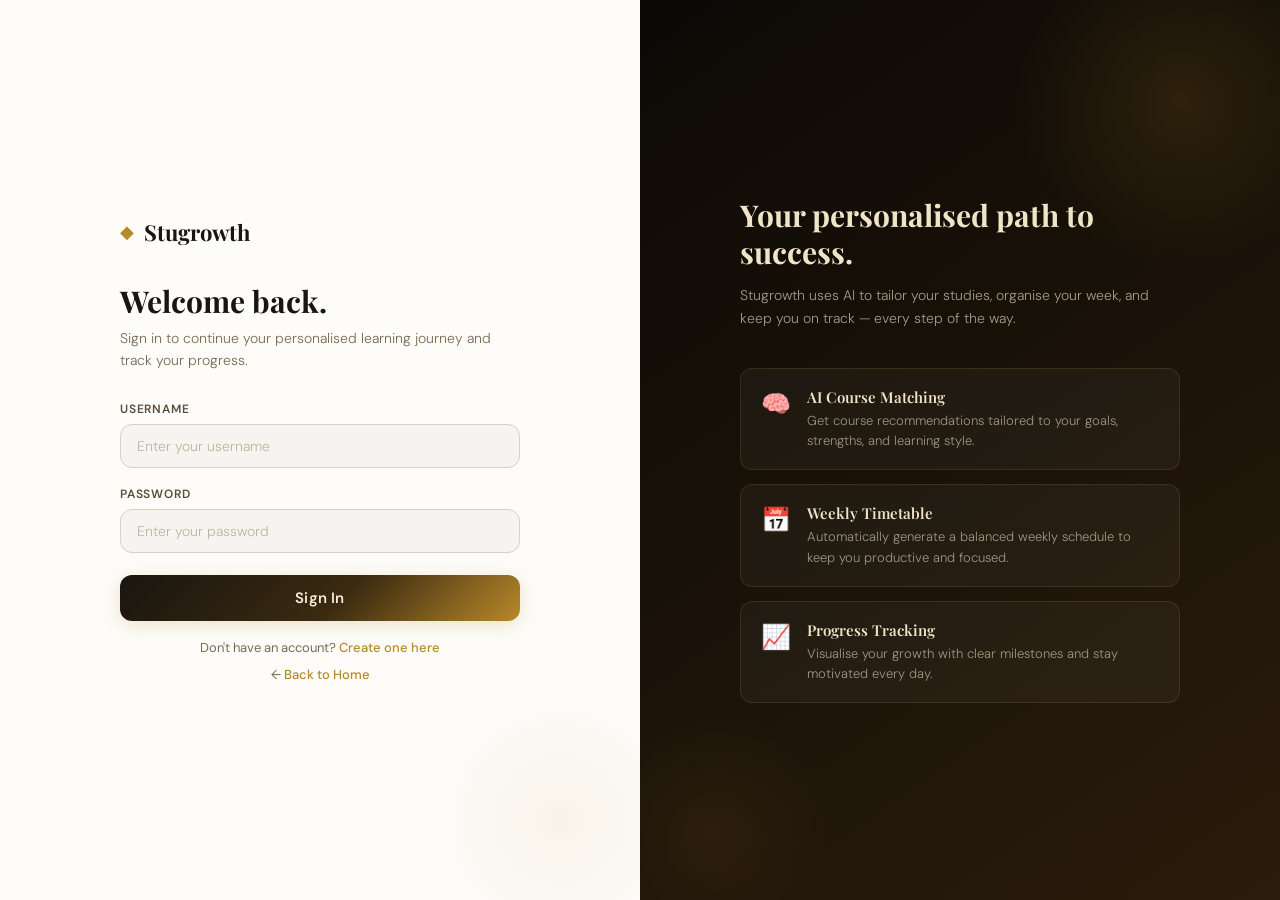
<file: index.html>
<!DOCTYPE html>
<html lang="en">
<head>
  <meta charset="UTF-8" />
  <meta name="viewport" content="width=device-width, initial-scale=1.0" />
  <title>Stugrowth – Sign In</title>
  <link rel="stylesheet" href="static/style.css" />
  <link href="https://fonts.googleapis.com/css2?family=Playfair+Display:wght@600;700&family=DM+Sans:wght@300;400;500&display=swap" rel="stylesheet" />
</head>
<body>

  <div class="split-screen">

    <!-- LEFT SIDE: Login Panel -->
    <div class="left-panel">

      <div class="left-inner">

        <!-- Logo -->
        <div class="logo">
          <span class="logo-icon">&#9670;</span>
          <span class="logo-text">Stugrowth</span>
        </div>

        <!-- Heading -->
        <h1 class="welcome-heading">Welcome back.</h1>

        <!-- Description -->
        <p class="welcome-desc">
          Sign in to continue your personalised learning journey and track your progress.
        </p>

        <!-- Login Form -->
        <div class="form-group">
          <label for="username">Username</label>
          <input
            type="text"
            id="username"
            name="username"
            placeholder="Enter your username"
            autocomplete="username"
          />
        </div>

        <div class="form-group">
          <label for="password">Password</label>
          <input
            type="password"
            id="password"
            name="password"
            placeholder="Enter your password"
            autocomplete="current-password"
          />
        </div>

        <button class="btn-signin" id="signinBtn">Sign In</button>

        <p class="create-account">
          Don't have an account?
          <a href="pages/signup.html" id="createAccountLink">Create one here</a>
        </p>

        <p class="create-account" style="margin-top: 10px;">
          &#8592; <a href="landing.html">Back to Home</a>
        </p>

      </div><!-- /left-inner -->

    </div><!-- /left-panel -->


    <!-- RIGHT SIDE: Feature Panel -->
    <div class="right-panel">

      <div class="right-inner">

        <!-- Main Heading -->
        <h2 class="right-heading">Your personalised path to success.</h2>

        <!-- Description -->
        <p class="right-desc">
          Stugrowth uses AI to tailor your studies, organise your week, and keep you on track — every step of the way.
        </p>

        <!-- Feature Cards -->
        <div class="feature-cards">

          <div class="card">
            <div class="card-icon">&#x1F9E0;</div>
            <div class="card-content">
              <h3>AI Course Matching</h3>
              <p>Get course recommendations tailored to your goals, strengths, and learning style.</p>
            </div>
          </div>

          <div class="card">
            <div class="card-icon">&#x1F4C5;</div>
            <div class="card-content">
              <h3>Weekly Timetable</h3>
              <p>Automatically generate a balanced weekly schedule to keep you productive and focused.</p>
            </div>
          </div>

          <div class="card">
            <div class="card-icon">&#x1F4C8;</div>
            <div class="card-content">
              <h3>Progress Tracking</h3>
              <p>Visualise your growth with clear milestones and stay motivated every day.</p>
            </div>
          </div>

        </div><!-- /feature-cards -->

      </div><!-- /right-inner -->

    </div><!-- /right-panel -->

  </div><!-- /split-screen -->

  <script src="static/script.js"></script>
</body>
</html>
</file>
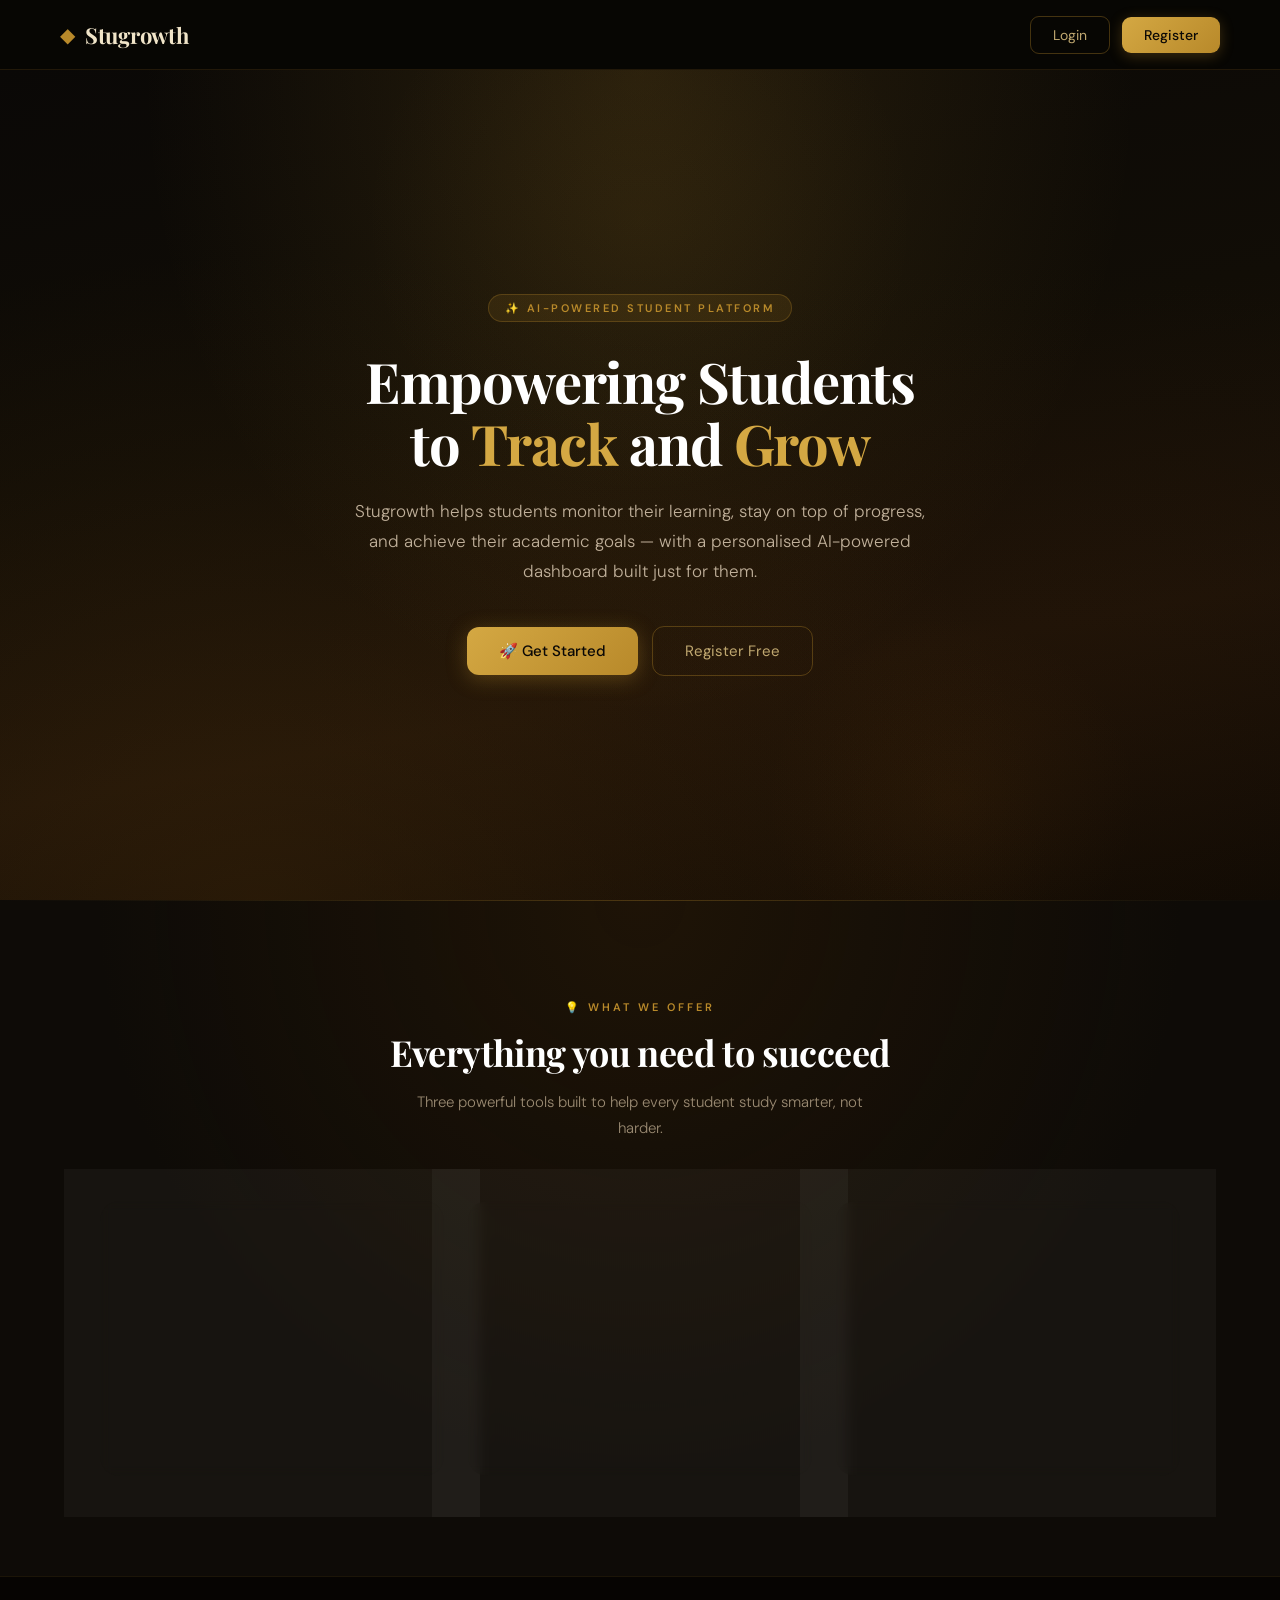
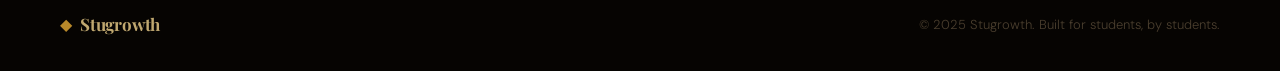
<file: landing.html>
<!DOCTYPE html>
<html lang="en">
<head>
  <meta charset="UTF-8" />
  <meta name="viewport" content="width=device-width, initial-scale=1.0" />
  <title>Stugrowth – Empowering Students to Track and Grow</title>
  <link rel="stylesheet" href="static/style.css" />
  <link href="https://fonts.googleapis.com/css2?family=Playfair+Display:wght@600;700&family=DM+Sans:wght@300;400;500;600&display=swap" rel="stylesheet" />

  <style>

    /* ================================================
       RESET & BASE
       ================================================ */
    *, *::before, *::after { margin: 0; padding: 0; box-sizing: border-box; }

    html, body {
      font-family: 'DM Sans', sans-serif;
      background: #0a0806;
      color: #ffffff;
      min-height: 100vh;
      overflow-x: hidden;
    }

    /* ================================================
       NAVBAR
       ================================================ */
    .landing-nav {
      display: flex;
      align-items: center;
      justify-content: space-between;
      padding: 0 60px;
      height: 70px;
      background: rgba(8, 6, 4, 0.85);
      border-bottom: 1px solid rgba(184, 137, 42, 0.15);
      position: sticky;
      top: 0;
      z-index: 100;
      backdrop-filter: blur(12px);
      -webkit-backdrop-filter: blur(12px);
    }

    /* Logo */
    .nav-logo {
      display: flex;
      align-items: center;
      gap: 10px;
      text-decoration: none;
    }

    .nav-logo-icon {
      font-size: 20px;
      color: #b8892a;
      display: inline-block;
      animation: spin-slow 8s linear infinite;
    }

    @keyframes spin-slow {
      from { transform: rotate(0deg); }
      to   { transform: rotate(360deg); }
    }

    .nav-logo-text {
      font-family: 'Playfair Display', serif;
      font-size: 22px;
      font-weight: 700;
      color: #f0e4c8;
      letter-spacing: -0.3px;
    }

    /* Nav buttons */
    .nav-buttons {
      display: flex;
      align-items: center;
      gap: 12px;
    }

    .btn-nav-login {
      font-family: 'DM Sans', sans-serif;
      font-size: 14px;
      font-weight: 400;
      color: #c0a870;
      background: transparent;
      border: 1.5px solid rgba(184, 137, 42, 0.35);
      border-radius: 9px;
      padding: 9px 22px;
      text-decoration: none;
      transition: color 0.2s ease, border-color 0.2s ease, background 0.2s ease;
      cursor: pointer;
    }

    .btn-nav-login:hover {
      color: #f0e4c8;
      border-color: #b8892a;
      background: rgba(184, 137, 42, 0.08);
    }

    .btn-nav-register {
      font-family: 'DM Sans', sans-serif;
      font-size: 14px;
      font-weight: 500;
      color: #0a0806;
      background: linear-gradient(135deg, #d4a843 0%, #b8892a 100%);
      border: none;
      border-radius: 9px;
      padding: 9px 22px;
      text-decoration: none;
      transition: opacity 0.2s ease, transform 0.2s ease, box-shadow 0.2s ease;
      cursor: pointer;
      box-shadow: 0 3px 14px rgba(184, 137, 42, 0.30);
    }

    .btn-nav-register:hover {
      opacity: 0.88;
      transform: translateY(-1px);
      box-shadow: 0 6px 20px rgba(184, 137, 42, 0.40);
    }

    /* ================================================
       HERO SECTION
       ================================================ */
    .hero-section {
      min-height: calc(100vh - 70px);
      display: flex;
      align-items: center;
      justify-content: center;
      text-align: center;
      padding: 80px 40px;
      position: relative;
      overflow: hidden;
      background:
        radial-gradient(ellipse at 50% 0%,   rgba(184, 137, 42, 0.16) 0%, transparent 55%),
        radial-gradient(ellipse at 20% 100%, rgba(90, 55, 10, 0.28) 0%, transparent 55%),
        radial-gradient(ellipse at 80% 80%,  rgba(60, 30, 5, 0.20) 0%, transparent 50%),
        linear-gradient(170deg, #0a0806 0%, #110d06 40%, #1c1208 70%, #0d0904 100%);
    }

    /* Decorative background orbs */
    .hero-section::before {
      content: '';
      position: absolute;
      width: 600px; height: 600px;
      background: radial-gradient(circle, rgba(184, 137, 42, 0.07) 0%, transparent 65%);
      top: -150px; left: 50%;
      transform: translateX(-50%);
      border-radius: 50%;
      pointer-events: none;
    }

    .hero-section::after {
      content: '';
      position: absolute;
      width: 400px; height: 400px;
      background: radial-gradient(circle, rgba(120, 70, 10, 0.10) 0%, transparent 65%);
      bottom: -100px; right: 10%;
      border-radius: 50%;
      pointer-events: none;
    }

    .hero-inner {
      position: relative;
      z-index: 1;
      max-width: 760px;
    }

    .hero-badge {
      display: inline-block;
      font-size: 11px;
      font-weight: 600;
      letter-spacing: 2.5px;
      text-transform: uppercase;
      color: #b8892a;
      background: rgba(184, 137, 42, 0.12);
      border: 1px solid rgba(184, 137, 42, 0.28);
      border-radius: 50px;
      padding: 6px 16px;
      margin-bottom: 28px;
      animation: fadeUp 0.5s ease both;
    }

    .hero-heading {
      font-family: 'Playfair Display', serif;
      font-size: 56px;
      font-weight: 700;
      color: #ffffff;
      line-height: 1.12;
      letter-spacing: -1.2px;
      margin-bottom: 22px;
      animation: fadeUp 0.55s ease 0.08s both;
    }

    .hero-heading .gold {
      color: #d4a843;
    }

    .hero-desc {
      font-size: 17px;
      font-weight: 300;
      color: #c0b09a;
      line-height: 1.75;
      max-width: 580px;
      margin: 0 auto 40px;
      animation: fadeUp 0.55s ease 0.15s both;
    }

    /* Hero buttons */
    .hero-buttons {
      display: flex;
      align-items: center;
      justify-content: center;
      gap: 14px;
      flex-wrap: wrap;
      animation: fadeUp 0.55s ease 0.22s both;
    }

    .btn-hero-primary {
      font-family: 'DM Sans', sans-serif;
      font-size: 15px;
      font-weight: 500;
      color: #0a0806;
      background: linear-gradient(135deg, #d4a843 0%, #b8892a 100%);
      border: none;
      border-radius: 12px;
      padding: 14px 32px;
      text-decoration: none;
      cursor: pointer;
      box-shadow: 0 4px 20px rgba(184, 137, 42, 0.35);
      transition: opacity 0.2s ease, transform 0.2s ease, box-shadow 0.2s ease;
    }

    .btn-hero-primary:hover {
      opacity: 0.88;
      transform: translateY(-2px);
      box-shadow: 0 8px 28px rgba(184, 137, 42, 0.45);
    }

    .btn-hero-secondary {
      font-family: 'DM Sans', sans-serif;
      font-size: 15px;
      font-weight: 400;
      color: #c0a870;
      background: transparent;
      border: 1.5px solid rgba(184, 137, 42, 0.35);
      border-radius: 12px;
      padding: 14px 32px;
      text-decoration: none;
      cursor: pointer;
      transition: color 0.2s ease, border-color 0.2s ease, background 0.2s ease, transform 0.2s ease;
    }

    .btn-hero-secondary:hover {
      color: #f0e4c8;
      border-color: #b8892a;
      background: rgba(184, 137, 42, 0.08);
      transform: translateY(-2px);
    }

    /* ================================================
       FEATURES SECTION
       ================================================ */
    .features-section {
      padding: 100px 60px;
      background:
        radial-gradient(ellipse at 50% 0%, rgba(60, 35, 5, 0.35) 0%, transparent 60%),
        #0e0b07;
      position: relative;
    }

    .features-section::before {
      content: '';
      position: absolute;
      top: 0; left: 0; right: 0;
      height: 1px;
      background: linear-gradient(90deg, transparent, rgba(184, 137, 42, 0.30), transparent);
    }

    .section-label {
      text-align: center;
      font-size: 11px;
      font-weight: 600;
      letter-spacing: 3px;
      text-transform: uppercase;
      color: #b8892a;
      margin-bottom: 14px;
    }

    .section-heading {
      font-family: 'Playfair Display', serif;
      font-size: 36px;
      font-weight: 700;
      color: #ffffff;
      text-align: center;
      letter-spacing: -0.6px;
      margin-bottom: 14px;
    }

    .section-desc {
      text-align: center;
      font-size: 15px;
      font-weight: 300;
      color: #9a8a72;
      line-height: 1.7;
      max-width: 480px;
      margin: 0 auto 60px;
    }

    /* Feature cards grid */
    .features-grid {
      display: grid;
      grid-template-columns: repeat(3, 1fr);
      gap: 24px;
      max-width: 1080px;
      margin: 0 auto;
    }

    .feature-card {
      background: rgba(255, 255, 255, 0.04);
      border: 1px solid rgba(255, 255, 255, 0.08);
      border-radius: 20px;
      padding: 36px 28px;
      position: relative;
      overflow: hidden;
      backdrop-filter: blur(6px);
      -webkit-backdrop-filter: blur(6px);
      box-shadow: 0 4px 24px rgba(0, 0, 0, 0.35);
      transition: transform 0.22s ease, border-color 0.22s ease, box-shadow 0.22s ease;
      animation: fadeUp 0.5s ease both;
    }

    .feature-card:nth-child(1) { animation-delay: 0.10s; }
    .feature-card:nth-child(2) { animation-delay: 0.18s; }
    .feature-card:nth-child(3) { animation-delay: 0.26s; }

    /* Gold top accent line on each card */
    .feature-card::before {
      content: '';
      position: absolute;
      top: 0; left: 28px; right: 28px;
      height: 2px;
      background: linear-gradient(90deg, transparent, rgba(184, 137, 42, 0.55), transparent);
    }

    .feature-card:hover {
      transform: translateY(-6px);
      border-color: rgba(184, 137, 42, 0.30);
      box-shadow: 0 14px 36px rgba(0, 0, 0, 0.45);
    }

    .feature-card-icon {
      font-size: 36px;
      margin-bottom: 20px;
      display: inline-block;
      filter: drop-shadow(0 0 8px rgba(184, 137, 42, 0.35));
    }

    .feature-card-title {
      font-family: 'Playfair Display', serif;
      font-size: 20px;
      font-weight: 700;
      color: #ffffff;
      margin-bottom: 12px;
      letter-spacing: -0.2px;
    }

    .feature-card-desc {
      font-size: 14px;
      font-weight: 300;
      color: #e0e0e0;
      line-height: 1.7;
    }

    /* ================================================
       FOOTER
       ================================================ */
    .landing-footer {
      padding: 36px 60px;
      background: #060402;
      border-top: 1px solid rgba(184, 137, 42, 0.12);
      display: flex;
      align-items: center;
      justify-content: space-between;
      flex-wrap: wrap;
      gap: 12px;
    }

    .footer-logo {
      display: flex;
      align-items: center;
      gap: 8px;
      text-decoration: none;
    }

    .footer-logo-icon {
      font-size: 16px;
      color: #b8892a;
    }

    .footer-logo-text {
      font-family: 'Playfair Display', serif;
      font-size: 17px;
      font-weight: 700;
      color: #c0a870;
      letter-spacing: -0.2px;
    }

    .footer-copy {
      font-size: 13px;
      font-weight: 300;
      color: #4a3e2e;
    }

    /* ================================================
       ANIMATION
       ================================================ */
    @keyframes fadeUp {
      from { opacity: 0; transform: translateY(20px); }
      to   { opacity: 1; transform: translateY(0); }
    }

    /* ================================================
       RESPONSIVE
       ================================================ */
    @media (max-width: 900px) {
      .landing-nav   { padding: 0 28px; }
      .hero-heading  { font-size: 38px; }
      .hero-section  { padding: 60px 28px; }
      .features-section { padding: 70px 28px; }
      .features-grid { grid-template-columns: 1fr; max-width: 480px; }
      .landing-footer { padding: 28px; flex-direction: column; align-items: flex-start; }
    }

    @media (max-width: 560px) {
      .hero-heading  { font-size: 30px; }
      .hero-desc     { font-size: 15px; }
      .nav-logo-text { font-size: 18px; }
      .section-heading { font-size: 26px; }
    }

  </style>
</head>
<body>

  <!-- ================================================
       NAVBAR
       ================================================ -->
  <nav class="landing-nav">

    <!-- Logo -->
    <a href="landing.html" class="nav-logo">
      <span class="nav-logo-icon">&#9670;</span>
      <span class="nav-logo-text">Stugrowth</span>
    </a>

    <!-- Nav Buttons -->
    <div class="nav-buttons">
      <a href="index.html" class="btn-nav-login">Login</a>
      <a href="pages/signup.html" class="btn-nav-register">Register</a>
    </div>

  </nav><!-- /landing-nav -->


  <!-- ================================================
       HERO SECTION
       ================================================ -->
  <section class="hero-section">

    <div class="hero-inner">

      <!-- Badge -->
      <span class="hero-badge">&#x2728; AI-Powered Student Platform</span>

      <!-- Heading -->
      <h1 class="hero-heading">
        Empowering Students<br />
        to <span class="gold">Track</span> and <span class="gold">Grow</span>
      </h1>

      <!-- Description -->
      <p class="hero-desc">
        Stugrowth helps students monitor their learning, stay on top of progress,
        and achieve their academic goals — with a personalised AI-powered dashboard
        built just for them.
      </p>

      <!-- Buttons -->
      <div class="hero-buttons">
        <a href="pages/signup.html" class="btn-hero-primary" id="getStartedBtn">
          &#x1F680; Get Started
        </a>
        <a href="pages/signup.html" class="btn-hero-secondary">
          Register Free
        </a>
      </div>

    </div><!-- /hero-inner -->

  </section><!-- /hero-section -->


  <!-- ================================================
       FEATURES SECTION
       ================================================ -->
  <section class="features-section">

    <p class="section-label">&#x1F4A1; What We Offer</p>
    <h2 class="section-heading">Everything you need to succeed</h2>
    <p class="section-desc">
      Three powerful tools built to help every student study smarter, not harder.
    </p>

    <div class="features-grid">

      <!-- Card 1: Track Progress -->
      <div class="feature-card">
        <div class="feature-card-icon">&#x1F4C8;</div>
        <h3 class="feature-card-title">Track Progress</h3>
        <p class="feature-card-desc">
          Monitor your academic growth week by week. See how far you've come and
          what milestones are next — all in one clear, visual dashboard.
        </p>
      </div>

      <!-- Card 2: Personalised Learning -->
      <div class="feature-card">
        <div class="feature-card-icon">&#x1F9E0;</div>
        <h3 class="feature-card-title">Personalised Learning</h3>
        <p class="feature-card-desc">
          Get AI-matched course recommendations and study plans tailored to your
          weak subjects, learning style, and personal goals.
        </p>
      </div>

      <!-- Card 3: Smart Dashboard -->
      <div class="feature-card">
        <div class="feature-card-icon">&#x1F5A5;&#xFE0F;</div>
        <h3 class="feature-card-title">Smart Dashboard</h3>
        <p class="feature-card-desc">
          A clean, organised hub for your courses, timetable, and targets. Everything
          you need to stay focused and on track — in one place.
        </p>
      </div>

    </div><!-- /features-grid -->

  </section><!-- /features-section -->


  <!-- ================================================
       FOOTER
       ================================================ -->
  <footer class="landing-footer">

    <a href="landing.html" class="footer-logo">
      <span class="footer-logo-icon">&#9670;</span>
      <span class="footer-logo-text">Stugrowth</span>
    </a>

    <p class="footer-copy">
      &copy; 2025 Stugrowth. Built for students, by students.
    </p>

  </footer><!-- /landing-footer -->


  <script src="static/script.js"></script>

</body>
</html>
</file>
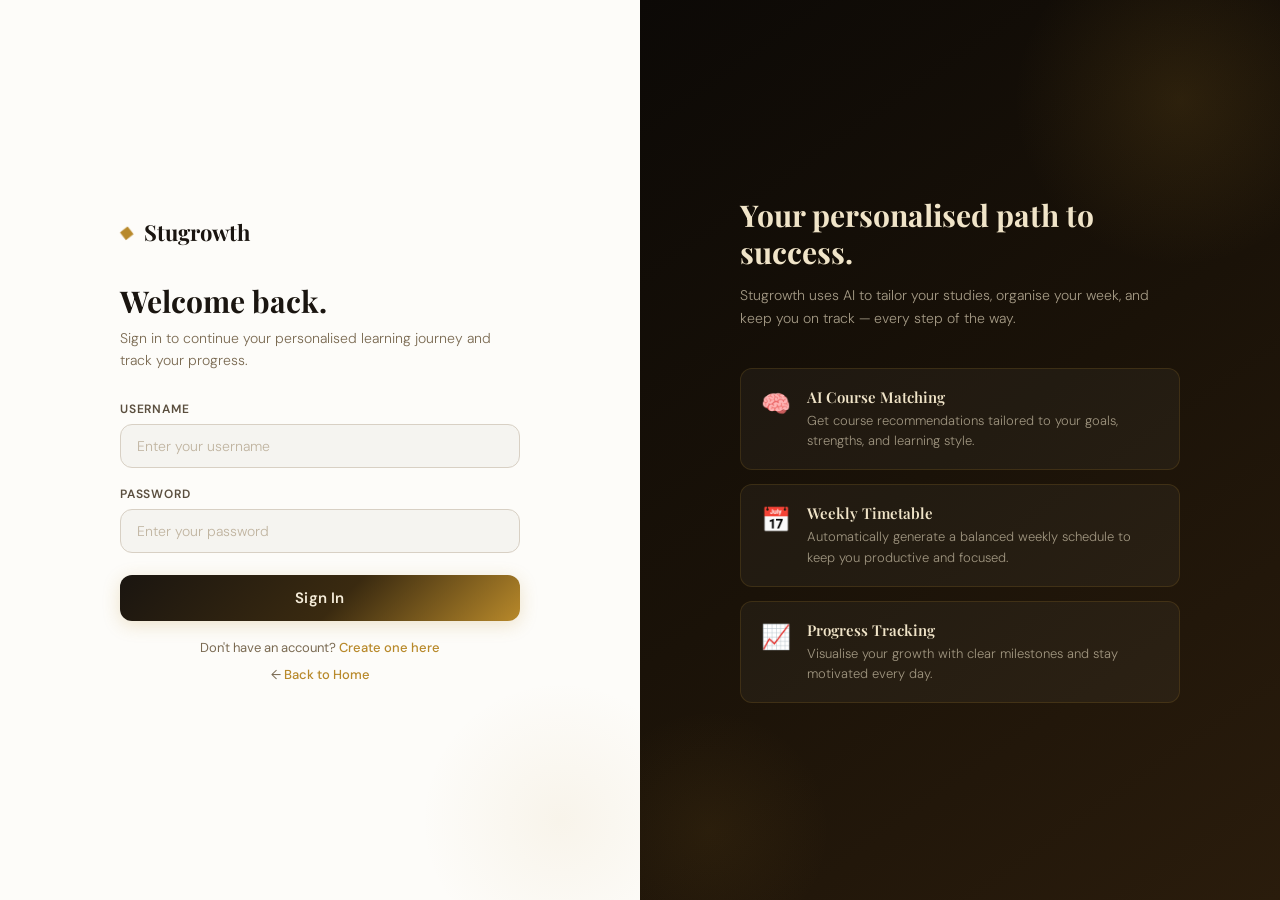
<file: pages/dashboard.html>
<!DOCTYPE html>
<html lang="en">
<head>
  <meta charset="UTF-8" />
  <meta name="viewport" content="width=device-width, initial-scale=1.0" />
  <title>Stugrowth – Dashboard</title>
  <link rel="stylesheet" href="../static/style.css" />
  <style>
    *, *::before, *::after { margin:0; padding:0; box-sizing:border-box; }
    html, body { height:100%; overflow:hidden; }
    .app-shell { display:flex; height:100vh; width:100vw; }
    .content-area { flex:1; display:flex; flex-direction:column; overflow:hidden; }

    /* ── PROFILE STRIP ── */
    .profile-strip {
      display:flex; align-items:center; gap:8px; padding:10px 32px 0;
      flex-wrap:wrap; animation:fadeUp 0.4s ease both;
    }
    .profile-strip .sg-badge { font-size:11.5px; }

    /* ── WELCOME BANNER ── */
    .welcome-banner {
      background:linear-gradient(120deg,#1a1108 0%,#3a2208 50%,#b8892a 100%);
      border-radius:16px; padding:20px 26px; margin:14px 32px 0;
      display:flex; align-items:center; justify-content:space-between;
      box-shadow:0 4px 20px rgba(184,137,42,0.18);
      animation:fadeUp 0.38s ease both; position:relative; overflow:hidden;
    }
    .welcome-banner::after { content:''; position:absolute; top:-40px; right:-40px; width:160px; height:160px; background:radial-gradient(circle,rgba(255,255,255,0.05) 0%,transparent 70%); border-radius:50%; }
    .welcome-banner-text h2 { font-family:'Playfair Display',serif; font-size:19px; font-weight:700; color:#fff; margin-bottom:3px; }
    .welcome-banner-text p  { font-size:13px; font-weight:300; color:rgba(255,255,255,0.65); }
    .welcome-banner-emoji   { font-size:36px; flex-shrink:0; margin-left:14px; }

    /* ── TWO-COLUMN LAYOUT ── */
    .dash-two-col {
      display:grid; grid-template-columns:1fr 300px; gap:22px;
      align-items:start; padding:18px 32px 60px; flex:1; overflow-y:auto;
    }
    .dash-two-col::-webkit-scrollbar { width:4px; }
    .dash-two-col::-webkit-scrollbar-thumb { background:#d9cfc0; border-radius:3px; }
    .dash-left  { display:flex; flex-direction:column; gap:16px; min-width:0; }
    .dash-right { display:flex; flex-direction:column; gap:14px; position:sticky; top:0; }

    /* ── GRADE CARD ── */
    .grade-card { animation:fadeUp 0.45s ease 0.06s both; }
    .grade-card-title { font-family:'Playfair Display',serif; font-size:18px; font-weight:700; color:#1a1510; margin-bottom:4px; }
    .grade-card-sub   { font-size:13px; font-weight:300; color:#7a6a52; margin-bottom:20px; line-height:1.5; }

    .grade-row {
      display:flex; align-items:center; justify-content:space-between;
      padding:13px 15px; background:#faf8f4; border:1px solid #eee8df;
      border-radius:12px; margin-bottom:9px; transition:border-color 0.2s,background 0.2s;
    }
    .grade-row:hover { background:#f5f0e8; border-color:rgba(184,137,42,0.28); }
    .grade-subject-name { display:flex; align-items:center; gap:10px; font-size:14px; font-weight:500; color:#1a1510; flex:1; }
    .grade-subject-icon { font-size:17px; }
    .grade-input-wrap { display:flex; align-items:center; gap:7px; }
    .grade-input {
      width:86px; padding:8px 12px; background:#fff;
      border:1.5px solid #d9d0c4; border-radius:8px;
      font-family:'DM Sans',sans-serif; font-size:15px; font-weight:500; color:#1a1510;
      text-align:center; outline:none; transition:border-color 0.2s,box-shadow 0.2s;
      -moz-appearance:textfield;
    }
    .grade-input::-webkit-outer-spin-button,
    .grade-input::-webkit-inner-spin-button { -webkit-appearance:none; }
    .grade-input:focus { border-color:#b8892a; box-shadow:0 0 0 3px rgba(184,137,42,0.10); }
    .grade-input::placeholder { color:#c0b4a0; font-weight:300; }
    .grade-unit { font-size:13px; color:#9a8a6a; }

    /* ── ACTION BUTTONS ── */
    .action-buttons { display:flex; gap:12px; flex-wrap:wrap; }
    .btn-analyse {
      flex:1; min-width:160px; padding:13px 16px;
      background:linear-gradient(135deg,#1a1510 0%,#3a2a10 55%,#b8892a 100%);
      color:#f5ecd9; font-family:'DM Sans',sans-serif; font-size:14px; font-weight:600;
      border:none; border-radius:12px; cursor:pointer;
      box-shadow:0 4px 18px rgba(184,137,42,0.22); transition:transform 0.15s,box-shadow 0.15s;
      display:flex; align-items:center; justify-content:center; gap:8px;
    }
    .btn-analyse:hover { transform:translateY(-2px); box-shadow:0 8px 26px rgba(184,137,42,0.32); }
    .btn-quiz {
      flex:1; min-width:160px; padding:13px 16px; background:transparent; color:#b8892a;
      font-family:'DM Sans',sans-serif; font-size:14px; font-weight:600;
      border:1.5px solid rgba(184,137,42,0.35); border-radius:12px; cursor:pointer;
      display:flex; align-items:center; justify-content:center; gap:8px;
      transition:background 0.18s,border-color 0.18s;
    }
    .btn-quiz:hover { background:rgba(184,137,42,0.08); border-color:#b8892a; }

    /* ── RIGHT PANEL CARDS ── */
    .rp-card {
      background:#fff; border:1px solid #e4ddd3; border-radius:16px;
      padding:18px 17px; box-shadow:0 2px 12px rgba(0,0,0,0.06);
      position:relative; overflow:hidden; animation:fadeUp 0.5s ease both;
    }
    .rp-card::before { content:''; position:absolute; top:0; left:18px; right:18px; height:2px; background:linear-gradient(90deg,transparent,rgba(184,137,42,0.55),transparent); }
    .rp-card:nth-child(1) { animation-delay:0.10s; }
    .rp-card:nth-child(2) { animation-delay:0.18s; }
    .rp-card:nth-child(3) { animation-delay:0.26s; }

    .rp-head { display:flex; align-items:center; gap:9px; margin-bottom:14px; padding-bottom:11px; border-bottom:1px solid #f0ebe3; }
    .rp-head-icon  { font-size:17px; flex-shrink:0; }
    .rp-head-title { font-family:'Playfair Display',serif; font-size:14px; font-weight:700; color:#1a1510; }

    .insight-rows { display:flex; flex-direction:column; }
    .insight-row { display:flex; justify-content:space-between; align-items:center; padding:8px 0; border-bottom:1px solid #f5f0e8; }
    .insight-row:last-child { border-bottom:none; }
    .insight-label { font-size:12px; color:#8a7a6a; }
    .insight-value {
      font-size:12.5px; font-weight:600; color:#1a1510;
      background:#faf8f4; border:1px solid #e8e2d8;
      border-radius:6px; padding:3px 10px; min-width:44px; text-align:center;
    }
    .insight-value.live { background:rgba(184,137,42,0.10); border-color:rgba(184,137,42,0.30); color:#7a5010; }
    .insight-value.weak { background:rgba(220,50,50,0.08); border-color:rgba(220,50,50,0.22); color:#b03030; font-size:11px; min-width:60px; }

    .rp-courses { display:flex; flex-direction:column; gap:8px; }
    .rp-course-item { padding:9px 11px; background:#faf8f4; border:1px solid #eee8df; border-radius:9px; transition:background 0.18s; }
    .rp-course-item:hover { background:#f5f0e8; border-color:rgba(184,137,42,0.28); }
    .rp-course-title    { font-size:12.5px; font-weight:600; color:#1a1510; margin-bottom:2px; }
    .rp-course-platform { font-size:11px; font-weight:500; color:#b8892a; }

    /* ── RESPONSIVE ── */
    @media (max-width:1080px) { .dash-two-col { grid-template-columns:1fr 270px; } }
    @media (max-width:900px) {
      .dash-two-col { grid-template-columns:1fr; }
      .dash-right { position:static; flex-direction:row; flex-wrap:wrap; }
      .rp-card { flex:1 1 220px; }
    }
    @media (max-width:820px) {
      html,body { overflow:auto; }
      .app-shell { flex-direction:column; height:auto; }
      .sidebar   { width:100%; height:auto; }
      .sidebar-nav { flex-direction:row; flex-wrap:wrap; padding:10px; }
      .nav-label { display:none; }
      .sidebar-footer { padding:8px 10px; border-top:none; }
      .content-area { overflow:visible; }
      .dash-two-col { padding:14px 18px 48px; }
      .welcome-banner { margin:10px 18px 0; }
      .profile-strip  { padding:10px 18px 0; }
    }
  </style>
</head>
<body>
<div class="app-shell">

  <!-- SIDEBAR -->
  <aside class="sidebar">
    <a href="../index.html" class="sidebar-logo">
      <span class="sidebar-logo-icon">&#9670;</span>
      <span class="sidebar-logo-text">Stugrowth</span>
    </a>
    <nav class="sidebar-nav">
      <p class="nav-label">Menu</p>
      <a href="dashboard.html" class="nav-item active"><span class="ni">🏠</span> Dashboard</a>
      <a href="plan.html"      class="nav-item"><span class="ni">📋</span> My Plan</a>
      <a href="quiz.html"      class="nav-item"><span class="ni">🧩</span> Skill Test</a>
      <a href="profile.html"   class="nav-item"><span class="ni">👤</span> Profile</a>
      <a href="settings.html"  class="nav-item"><span class="ni">⚙️</span> Settings</a>
    </nav>
    <div class="sidebar-footer">
      <button class="nav-item logout" id="logoutBtn"><span class="ni">🚪</span> Logout</button>
    </div>
  </aside>

  <!-- CONTENT AREA -->
  <div class="content-area">

    <!-- TOPBAR -->
    <header class="topbar">
      <div class="topbar-left">
        <span class="topbar-bread"><a href="../index.html">Stugrowth</a> › Dashboard</span>
        <span class="topbar-title">Dashboard</span>
      </div>
      <div class="topbar-right">
        <span class="topbar-greeting" id="topbarGreeting">Hello, Student 👋</span>

        <!-- PROFILE DROPDOWN WRAPPER -->
        <div class="profile-dropdown-wrap">
          <div class="topbar-avatar" id="topbarAvatar" title="Account menu">S</div>
          <div class="profile-dropdown" id="profileDropdown">
            <div class="dropdown-header">
              <div class="dropdown-name"   id="ddName">Student</div>
              <div class="dropdown-branch" id="ddBranch">CSE · 1st Year</div>
            </div>
            <a href="profile.html"  class="dropdown-item"><span class="di">👤</span> Profile</a>
            <a href="settings.html" class="dropdown-item"><span class="di">⚙️</span> Settings</a>
            <button class="dropdown-item dd-logout" id="dropdownLogout"><span class="di">🚪</span> Logout</button>
          </div>
        </div>
      </div>
    </header>

    <!-- PROFILE STRIP -->
    <div class="profile-strip" id="profileStrip"></div>

    <!-- WELCOME BANNER -->
    <div class="welcome-banner">
      <div class="welcome-banner-text">
        <h2 id="bannerName">Welcome back, Student! 🎓</h2>
        <p>Enter your subject marks below — we'll instantly analyse your performance and suggest a plan.</p>
      </div>
      <div class="welcome-banner-emoji">📊</div>
    </div>

    <!-- TWO-COLUMN LAYOUT -->
    <div class="dash-two-col">

      <!-- LEFT COLUMN -->
      <div class="dash-left">

        <!-- PROGRESS CARD — shown only if history exists -->
        <div class="progress-card" id="progressCard" style="display:none;">
          <div class="progress-card-title">📈 Your Progress (Last Session)</div>
          <div class="progress-stats">
            <div class="progress-stat">
              <span class="progress-stat-value" id="progIQ">--</span>
              <span class="progress-stat-label">IQ Score</span>
            </div>
            <div class="progress-stat">
              <span class="progress-stat-value" id="progAvg">--</span>
              <span class="progress-stat-label">Avg Marks</span>
            </div>
            <div class="progress-stat">
              <span class="progress-stat-value" id="progWeak" style="font-size:13px;">--</span>
              <span class="progress-stat-label">Weak Subject</span>
            </div>
          </div>
        </div>

        <!-- GRADE ENTRY CARD -->
        <div class="sg-card grade-card" id="gradeForm">
          <h2 class="grade-card-title">Enter Your Subject Marks</h2>
          <p class="grade-card-sub">Fill in your latest exam marks (out of 100). We'll calculate your average, IQ estimate, and detect weak areas.</p>
          <div id="gradeInputs"></div>
          <div class="sg-divider"></div>
          <div class="action-buttons">
            <button class="btn-analyse" id="analyseBtn">🔍 Generate Learning Plan</button>
            <button class="btn-quiz"    id="quizBtn">🧩 Take Skill Test</button>
          </div>
        </div>

      </div><!-- /dash-left -->

      <!-- RIGHT PANEL -->
      <aside class="dash-right">

        <!-- CARD 1: Learning Insight -->
        <div class="rp-card">
          <div class="rp-head"><span class="rp-head-icon">🧠</span><span class="rp-head-title">Learning Insight</span></div>
          <div class="insight-rows">
            <div class="insight-row"><span class="insight-label">Average Marks</span><span class="insight-value" id="insightAvg">--</span></div>
            <div class="insight-row"><span class="insight-label">Estimated IQ</span><span class="insight-value" id="insightIQ">--</span></div>
            <div class="insight-row"><span class="insight-label">Learning Level</span><span class="insight-value" id="insightLevel">--</span></div>
            <div class="insight-row"><span class="insight-label">Weak Subject</span><span class="insight-value weak" id="insightWeak">--</span></div>
          </div>
        </div>

        <!-- CARD 2: Recommended Courses -->
        <div class="rp-card">
          <div class="rp-head"><span class="rp-head-icon">🎓</span><span class="rp-head-title">Recommended Courses</span></div>
          <div class="rp-courses" id="rpCourses">
            <div style="font-size:12.5px;color:#9a8a6a;font-style:italic;padding:8px 0;">Enter marks above to see recommendations.</div>
          </div>
        </div>

        <!-- CARD 3: Tip of the Day -->
        <div class="rp-card">
          <div class="rp-head"><span class="rp-head-icon">✨</span><span class="rp-head-title">Tip of the Day</span></div>
          <div style="background:linear-gradient(135deg,#fdf9f2,#faf4e6);border:1px solid rgba(184,137,42,0.18);border-radius:11px;padding:13px;">
            <span style="font-family:'Playfair Display',serif;font-size:32px;line-height:0.7;color:rgba(184,137,42,0.28);display:block;margin-bottom:6px;">"</span>
            <p id="tipText" style="font-size:12.5px;color:#4a3e2a;line-height:1.65;font-style:italic;"></p>
            <span id="tipAuthor" style="display:block;margin-top:9px;font-size:11px;font-weight:600;letter-spacing:1.2px;text-transform:uppercase;color:#b8892a;"></span>
          </div>
        </div>

      </aside>
    </div><!-- /dash-two-col -->
  </div><!-- /content-area -->
</div><!-- /app-shell -->

<script src="../static/script.js"></script>
<script>
  // ── Tip of the day ──────────────────────────────────────────
  var tips = [
    { text:'Study in focused 25-minute blocks, then take a 5-minute break. This Pomodoro technique keeps your brain sharp.', author:'Study Technique' },
    { text:'Spend 10 minutes reviewing yesterday\'s notes before starting new material. Spaced repetition moves info into long-term memory.', author:'Memory Science' },
    { text:'Write your notes by hand instead of typing. Handwriting forces your brain to process and summarise, improving recall dramatically.', author:'Learning Research' },
    { text:'Teach what you just learned out loud. If you cannot explain it simply, you have not understood it deeply enough.', author:'The Feynman Method' },
    { text:'Start every session with your hardest subject first. Your focus and willpower are at their peak at the beginning.', author:'Productivity Tip' },
    { text:'Sleep 7–8 hours during exam season. Your brain consolidates everything you learned that day during deep sleep.', author:'Neuroscience' },
    { text:'Remove your phone from the room while studying. Even a silent phone nearby reduces your cognitive capacity by up to 20%.', author:'Focus Strategy' }
  ];
  var t = tips[new Date().getDay()];
  document.getElementById('tipText').textContent   = t.text;
  document.getElementById('tipAuthor').textContent = '— ' + t.author;
</script>
</body>
</html>
</file>
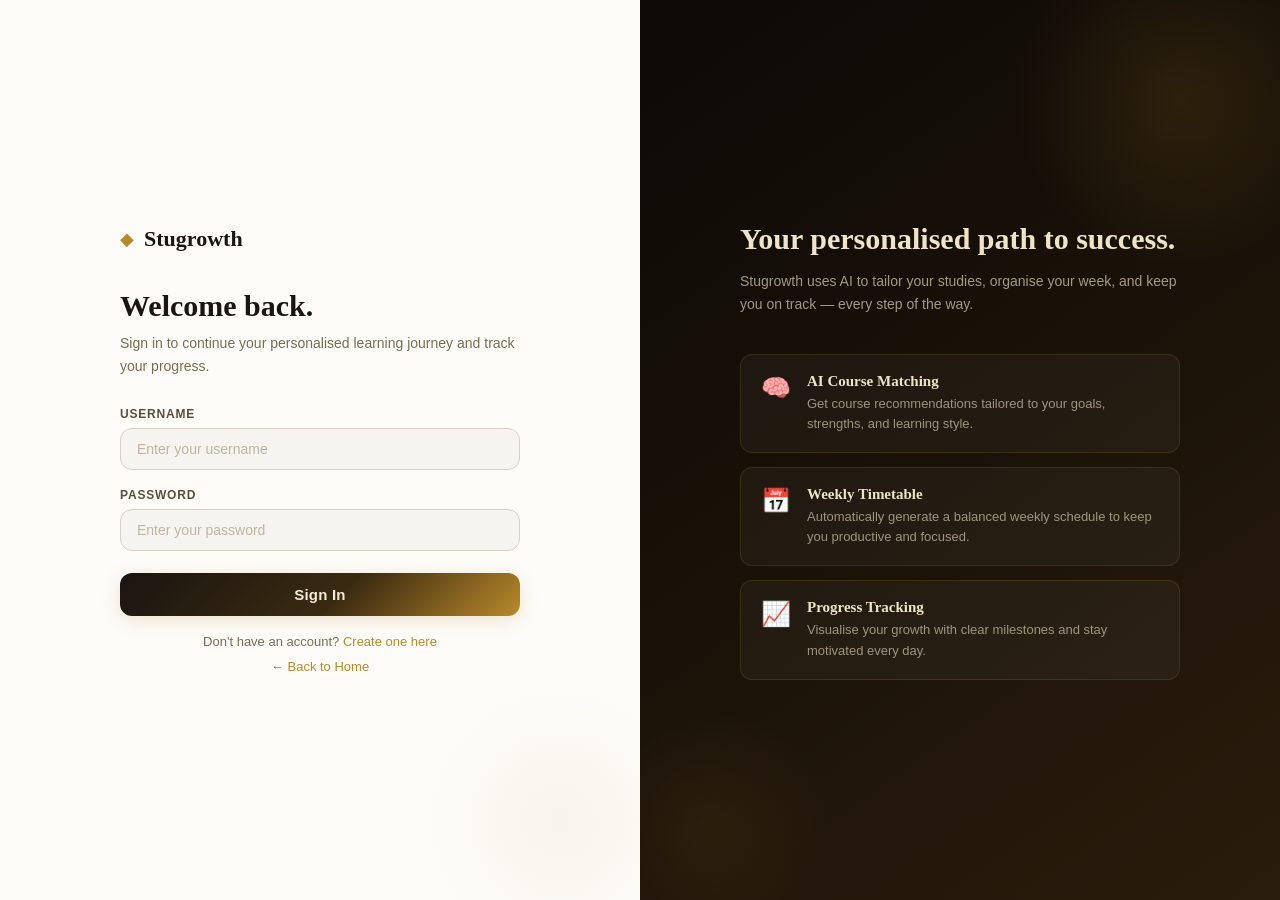
<file: pages/plan.html>
<!DOCTYPE html>
<html lang="en">
<head>
  <meta charset="UTF-8" />
  <meta name="viewport" content="width=device-width, initial-scale=1.0" />
  <title>Stugrowth – Your Learning Plan</title>
  <link rel="stylesheet" href="../static/style.css" />
  <style>
    *, *::before, *::after { margin:0; padding:0; box-sizing:border-box; }
    html, body { height:100%; overflow:hidden; }
    .app-shell { display:flex; height:100vh; width:100vw; }
    .content-area { flex:1; display:flex; flex-direction:column; overflow:hidden; }

    .main-scroll { flex:1; overflow-y:auto; padding:28px 32px 60px; }
    .main-scroll::-webkit-scrollbar { width:4px; }
    .main-scroll::-webkit-scrollbar-thumb { background:#d9cfc0; border-radius:3px; }

    /* ── PAGE HEADER ── */
    .page-header { margin-bottom:24px; animation:fadeUp 0.4s ease both; }
    .page-eyebrow { font-size:11px; font-weight:600; letter-spacing:2.5px; text-transform:uppercase; color:#b8892a; margin-bottom:8px; }
    .page-heading { font-family:'Playfair Display',serif; font-size:28px; font-weight:700; color:#1a1510; margin-bottom:6px; line-height:1.2; }
    .page-heading .gold { color:#b8892a; }
    .page-desc { font-size:13.5px; font-weight:300; color:#7a6a52; line-height:1.6; }

    .btn-back { display:inline-flex; align-items:center; gap:7px; font-size:13px; font-weight:500; color:#6a5020; background:rgba(184,137,42,0.10); border:1.5px solid rgba(184,137,42,0.28); border-radius:9px; padding:8px 16px; text-decoration:none; margin-bottom:22px; transition:background 0.2s; animation:fadeUp 0.42s ease both; }
    .btn-back:hover { background:rgba(184,137,42,0.16); border-color:#b8892a; }

    /* ── TOP GRID: Profile + Marks ── */
    .top-grid { display:grid; grid-template-columns:1fr 1fr; gap:18px; margin-bottom:20px; }

    /* ── PROFILE CARD ── */
    .profile-card { background:#fff; border:1px solid #e4ddd3; border-radius:16px; padding:22px; box-shadow:0 2px 14px rgba(0,0,0,0.07); position:relative; overflow:hidden; animation:fadeUp 0.48s ease 0.05s both; }
    .profile-card::before { content:''; position:absolute; top:0; left:22px; right:22px; height:2px; background:linear-gradient(90deg,transparent,#b8892a,transparent); }
    .profile-section-title { font-size:10px; font-weight:600; letter-spacing:2px; text-transform:uppercase; color:#9a8a6a; margin-bottom:14px; }

    .profile-row { display:flex; justify-content:space-between; align-items:baseline; padding:9px 0; border-bottom:1px solid #f5f0e8; }
    .profile-row:last-child { border-bottom:none; }
    .profile-row-label { font-size:12px; font-weight:400; color:#8a7a6a; }
    .profile-row-value { font-size:13.5px; font-weight:600; color:#1a1510; text-align:right; max-width:55%; word-break:break-word; }

    /* ── MARKS CARD ── */
    .marks-card { background:#fff; border:1px solid #e4ddd3; border-radius:16px; padding:22px; box-shadow:0 2px 14px rgba(0,0,0,0.07); position:relative; overflow:hidden; animation:fadeUp 0.48s ease 0.08s both; }
    .marks-card::before { content:''; position:absolute; top:0; left:22px; right:22px; height:2px; background:linear-gradient(90deg,transparent,#b8892a,transparent); }

    .marks-table { width:100%; border-collapse:collapse; }
    .marks-table th { font-size:10px; font-weight:600; letter-spacing:1px; text-transform:uppercase; color:#9a8a6a; padding:0 0 9px 0; border-bottom:1px solid #f0ebe3; text-align:left; }
    .marks-table td { padding:8px 0; font-size:13px; color:#1a1510; border-bottom:1px solid #f5f0e8; }
    .marks-table tr:last-child td { border-bottom:none; }
    .marks-table td:nth-child(2) { text-align:center; }
    .marks-table td:nth-child(3) { text-align:right; font-size:12px; }

    .marks-table tr.weak-row td { color:#b03030; }
    .marks-table tr.weak-row td:first-child::after { content:' ⚠️'; font-size:11px; }

    .avg-row { display:flex; align-items:center; justify-content:space-between; margin-top:12px; padding:9px 13px; background:rgba(184,137,42,0.08); border:1px solid rgba(184,137,42,0.20); border-radius:9px; }
    .avg-row-label { font-size:12px; font-weight:500; color:#5a4e3e; }
    .avg-row-value { font-family:'Playfair Display',serif; font-size:20px; font-weight:700; color:#b8892a; }

    /* ── PLAN CARDS ── */
    .plan-card {
      background:#fff; border:1px solid #e4ddd3; border-radius:18px;
      padding:24px 22px; box-shadow:0 2px 14px rgba(0,0,0,0.07);
      margin-bottom:18px; position:relative; overflow:hidden;
    }
    .plan-card::before { content:''; position:absolute; top:0; left:22px; right:22px; height:2px; background:linear-gradient(90deg,transparent,#b8892a,transparent); }
    .plan-card:nth-child(1) { animation:fadeUp 0.5s ease 0.10s both; }
    .plan-card:nth-child(2) { animation:fadeUp 0.5s ease 0.16s both; }
    .plan-card:nth-child(3) { animation:fadeUp 0.5s ease 0.22s both; }
    .plan-card:nth-child(4) { animation:fadeUp 0.5s ease 0.28s both; }
    .plan-card:nth-child(5) { animation:fadeUp 0.5s ease 0.34s both; }

    .plan-card-header { display:flex; align-items:center; gap:10px; margin-bottom:16px; padding-bottom:12px; border-bottom:1px solid #f0ebe3; }
    .plan-card-icon  { font-size:20px; }
    .plan-card-title { font-family:'Playfair Display',serif; font-size:17px; font-weight:700; color:#1a1510; }

    .plan-steps { display:flex; flex-direction:column; gap:9px; }
    .plan-step  { display:flex; align-items:flex-start; gap:12px; padding:11px 13px; background:#faf8f4; border:1px solid #eee8df; border-radius:10px; transition:border-color 0.2s; }
    .plan-step:hover { border-color:rgba(184,137,42,0.28); background:#f5f0e8; }
    .plan-step-num { width:24px; height:24px; background:linear-gradient(135deg,#3a2a10,#b8892a); color:#f5ecd9; border-radius:50%; display:flex; align-items:center; justify-content:center; font-size:11px; font-weight:700; flex-shrink:0; margin-top:1px; }
    .plan-step-content { flex:1; }
    .plan-step-title  { font-size:13px; font-weight:600; color:#1a1510; margin-bottom:2px; }
    .plan-step-detail { font-size:12px; font-weight:300; color:#7a6a52; line-height:1.55; }

    /* ── COURSE ITEMS ── */
    .course-list { display:flex; flex-direction:column; gap:10px; }
    .course-item { display:flex; align-items:flex-start; gap:13px; padding:13px 14px; background:#faf8f4; border:1px solid #eee8df; border-radius:11px; transition:border-color 0.2s,background 0.2s; }
    .course-item:hover { background:#f5f0e8; border-color:rgba(184,137,42,0.28); }
    .course-item-icon { font-size:20px; flex-shrink:0; margin-top:2px; }
    .course-item-body { flex:1; }
    .course-item-title    { font-size:13.5px; font-weight:600; color:#1a1510; margin-bottom:2px; }
    .course-item-platform { font-size:11px; font-weight:500; color:#b8892a; margin-bottom:3px; }
    .course-item-desc     { font-size:12px; font-weight:300; color:#7a6a52; line-height:1.5; }

    /* ── IQ SUMMARY BAR ── */
    .iq-summary {
      display:flex; align-items:center; gap:16px;
      padding:16px 20px; background:linear-gradient(120deg,#1a1108,#3a2208,#b8892a);
      border-radius:14px; margin-bottom:20px; animation:fadeUp 0.42s ease 0.02s both;
    }
    .iq-summary-emoji { font-size:28px; flex-shrink:0; }
    .iq-summary-text h3 { font-family:'Playfair Display',serif; font-size:16px; font-weight:700; color:#fff; margin-bottom:3px; }
    .iq-summary-text p  { font-size:12.5px; font-weight:300; color:rgba(255,255,255,0.65); }
    .iq-summary-badge { margin-left:auto; flex-shrink:0; }

    @media (max-width:900px) { .top-grid { grid-template-columns:1fr; } }
    @media (max-width:820px) {
      html,body { overflow:auto; }
      .app-shell { flex-direction:column; height:auto; }
      .sidebar { width:100%; height:auto; }
      .sidebar-nav { flex-direction:row; flex-wrap:wrap; padding:10px; }
      .nav-label { display:none; }
      .sidebar-footer { padding:8px 10px; border-top:none; }
      .content-area { overflow:visible; }
      .main-scroll  { overflow:visible; padding:20px 18px 48px; }
      .page-heading { font-size:24px; }
    }
  </style>
</head>
<body>
<div class="app-shell">

  <!-- SIDEBAR -->
  <aside class="sidebar">
    <a href="../index.html" class="sidebar-logo">
      <span class="sidebar-logo-icon">&#9670;</span>
      <span class="sidebar-logo-text">Stugrowth</span>
    </a>
    <nav class="sidebar-nav">
      <p class="nav-label">Menu</p>
      <a href="dashboard.html" class="nav-item"><span class="ni">🏠</span> Dashboard</a>
      <a href="plan.html"      class="nav-item active"><span class="ni">📋</span> My Plan</a>
      <a href="quiz.html"      class="nav-item"><span class="ni">🧩</span> Skill Test</a>
      <a href="#"              class="nav-item"><span class="ni">📈</span> Progress</a>
      <a href="#"              class="nav-item"><span class="ni">⚙️</span> Settings</a>
    </nav>
    <div class="sidebar-footer">
      <button class="nav-item logout" id="logoutBtn"><span class="ni">🚪</span> Logout</button>
    </div>
  </aside>

  <!-- CONTENT AREA -->
  <div class="content-area">
    <header class="topbar">
      <div class="topbar-left">
        <span class="topbar-bread"><a href="../index.html">Stugrowth</a> › <a href="dashboard.html">Dashboard</a> › My Plan</span>
        <span class="topbar-title">Your Learning Plan</span>
      </div>
      <div class="topbar-right">
        <span class="topbar-greeting" id="topbarGreeting">Hello, Student 👋</span>
        <div class="topbar-avatar" id="topbarAvatar">S</div>
      </div>
    </header>

    <div class="main-scroll">

      <div class="page-header">
        <p class="page-eyebrow">📋 Auto-Generated Plan</p>
        <h1 class="page-heading">Your <span class="gold">Personalised</span> Learning Plan</h1>
        <p class="page-desc">Based on your actual marks and skill test result — tailored to your learning level and branch.</p>
      </div>

      <a href="dashboard.html" class="btn-back">← Back to Dashboard</a>

      <!-- IQ SUMMARY BAR -->
      <div class="iq-summary" id="iqSummary">
        <span class="iq-summary-emoji">🧠</span>
        <div class="iq-summary-text">
          <h3 id="iqSummaryTitle">Estimated IQ: --</h3>
          <p id="iqSummaryDesc">Fill in your marks on the dashboard first.</p>
        </div>
        <div class="iq-summary-badge">
          <span class="level-badge" id="planLevelBadge">--</span>
        </div>
      </div>

      <!-- PROFILE + MARKS GRID -->
      <div class="top-grid">

        <!-- PROFILE CARD -->
        <div class="profile-card">
          <p class="profile-section-title">🎓 Student Profile</p>
          <div class="profile-row">
            <span class="profile-row-label">Full Name</span>
            <span class="profile-row-value" id="profileName">—</span>
          </div>
          <div class="profile-row">
            <span class="profile-row-label">College</span>
            <span class="profile-row-value" id="profileCollege">—</span>
          </div>
          <div class="profile-row">
            <span class="profile-row-label">Branch</span>
            <span class="profile-row-value" id="profileBranch">—</span>
          </div>
          <div class="profile-row">
            <span class="profile-row-label">Class / Year</span>
            <span class="profile-row-value" id="profileYear">—</span>
          </div>
          <div class="profile-row">
            <span class="profile-row-label">IQ Score</span>
            <span class="profile-row-value" id="profileIQ">—</span>
          </div>
          <div class="profile-row">
            <span class="profile-row-label">Learning Level</span>
            <span class="profile-row-value">
              <span class="level-badge" id="levelBadge">—</span>
            </span>
          </div>
          <div class="profile-row">
            <span class="profile-row-label">Weak Subject</span>
            <span class="profile-row-value" id="profileWeak" style="color:#b03030;">—</span>
          </div>
          <div id="quizResultRow" class="profile-row" style="display:none;">
            <span class="profile-row-label">Skill Test Score</span>
            <span class="profile-row-value" id="profileQuizScore">—</span>
          </div>
        </div>

        <!-- MARKS CARD -->
        <div class="marks-card">
          <p class="profile-section-title">📊 Subject-Wise Marks</p>
          <table class="marks-table">
            <thead>
              <tr>
                <th>Subject</th>
                <th style="text-align:center;">Marks</th>
                <th style="text-align:right;">Status</th>
              </tr>
            </thead>
            <tbody id="subjectTableBody">
              <tr><td colspan="3" style="color:#9a8a6a;font-size:12.5px;padding:12px 0;">No marks found. Please complete the dashboard first.</td></tr>
            </tbody>
          </table>
          <div class="avg-row">
            <span class="avg-row-label">📐 Overall Average</span>
            <span class="avg-row-value" id="planAvgBig">—</span>
          </div>
        </div>

      </div><!-- /top-grid -->

      <!-- PLAN SECTIONS — injected by JS -->
      <div id="planSections"></div>

    </div><!-- /main-scroll -->
  </div>
</div>
<script src="../static/script.js"></script>
</body>
</html>
</file>
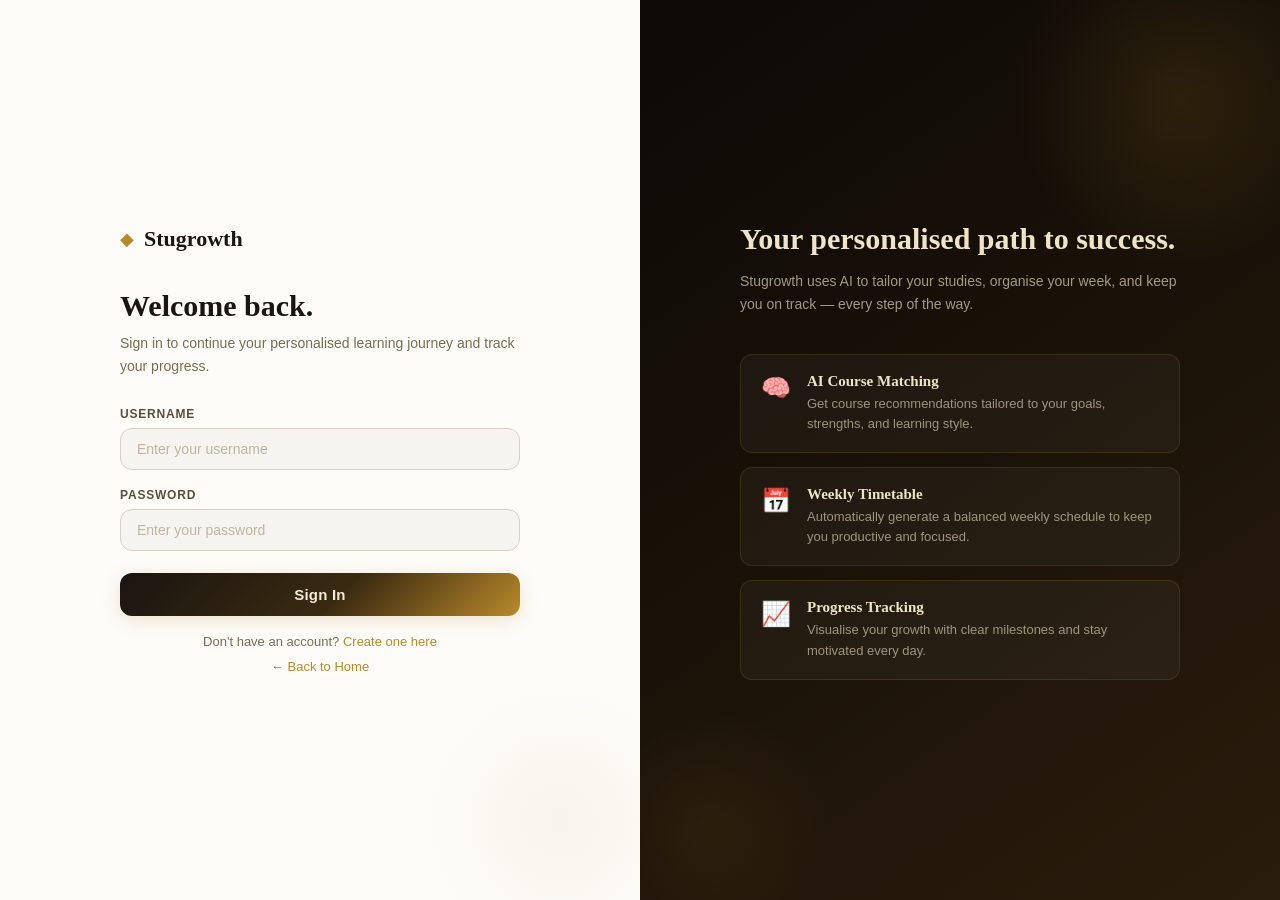
<file: pages/profile.html>
<!DOCTYPE html>
<html lang="en">
<head>
  <meta charset="UTF-8" />
  <meta name="viewport" content="width=device-width, initial-scale=1.0" />
  <title>Stugrowth – My Profile</title>
  <link rel="stylesheet" href="../static/style.css" />
  <style>
    *, *::before, *::after { margin:0; padding:0; box-sizing:border-box; }
    html, body { height:100%; overflow:hidden; }
    .app-shell { display:flex; height:100vh; width:100vw; }
    .content-area { flex:1; display:flex; flex-direction:column; overflow:hidden; }
  </style>
</head>
<body>
<div class="app-shell">

  <!-- SIDEBAR -->
  <aside class="sidebar">
    <a href="../index.html" class="sidebar-logo">
      <span class="sidebar-logo-icon">&#9670;</span>
      <span class="sidebar-logo-text">Stugrowth</span>
    </a>
    <nav class="sidebar-nav">
      <p class="nav-label">Menu</p>
      <a href="dashboard.html" class="nav-item"><span class="ni">🏠</span> Dashboard</a>
      <a href="plan.html"      class="nav-item"><span class="ni">📋</span> My Plan</a>
      <a href="quiz.html"      class="nav-item"><span class="ni">🧩</span> Skill Test</a>
      <a href="profile.html"   class="nav-item active"><span class="ni">👤</span> Profile</a>
      <a href="settings.html"  class="nav-item"><span class="ni">⚙️</span> Settings</a>
    </nav>
    <div class="sidebar-footer">
      <button class="nav-item logout" id="logoutBtn"><span class="ni">🚪</span> Logout</button>
    </div>
  </aside>

  <!-- CONTENT AREA -->
  <div class="content-area">

    <!-- TOPBAR -->
    <header class="topbar">
      <div class="topbar-left">
        <span class="topbar-bread"><a href="../index.html">Stugrowth</a> › <a href="dashboard.html">Dashboard</a> › Profile</span>
        <span class="topbar-title">My Profile</span>
      </div>
      <div class="topbar-right">
        <span class="topbar-greeting" id="topbarGreeting">Hello, Student 👋</span>
        <div class="profile-dropdown-wrap">
          <div class="topbar-avatar" id="topbarAvatar">S</div>
          <div class="profile-dropdown" id="profileDropdown">
            <div class="dropdown-header">
              <div class="dropdown-name"   id="ddName">Student</div>
              <div class="dropdown-branch" id="ddBranch">CSE · 1st Year</div>
            </div>
            <a href="profile.html"  class="dropdown-item"><span class="di">👤</span> Profile</a>
            <a href="settings.html" class="dropdown-item"><span class="di">⚙️</span> Settings</a>
            <button class="dropdown-item dd-logout" id="dropdownLogout"><span class="di">🚪</span> Logout</button>
          </div>
        </div>
      </div>
    </header>

    <!-- MAIN SCROLL -->
    <div class="main-scroll">

      <!-- PAGE HEADER -->
      <div style="margin-bottom:20px;animation:fadeUp 0.38s ease both;">
        <p class="page-eyebrow">👤 Student Profile</p>
        <h1 class="page-heading">Your <span class="gold">Profile</span></h1>
        <p class="page-desc">All your academic information and learning progress in one place.</p>
      </div>

      <a href="dashboard.html" class="btn-back">← Back to Dashboard</a>

      <!-- PROFILE HERO -->
      <div class="profile-hero">
        <div class="profile-avatar-big" id="heroAvatar">S</div>
        <div class="profile-hero-text">
          <h2 id="heroName">Student Name</h2>
          <p id="heroSub">College · Branch · Year</p>
        </div>
      </div>

      <!-- PROFILE GRID: Info + Academic -->
      <div class="profile-grid">

        <!-- PERSONAL INFO CARD -->
        <div class="profile-info-card" style="animation:fadeUp 0.48s ease 0.05s both;">
          <p class="profile-section-title">🎓 Personal Information</p>
          <div class="profile-row">
            <span class="profile-row-label">Full Name</span>
            <span class="profile-row-value" id="profName">—</span>
          </div>
          <div class="profile-row">
            <span class="profile-row-label">College</span>
            <span class="profile-row-value" id="profCollege">—</span>
          </div>
          <div class="profile-row">
            <span class="profile-row-label">Branch</span>
            <span class="profile-row-value" id="profBranch">—</span>
          </div>
          <div class="profile-row">
            <span class="profile-row-label">Class / Year</span>
            <span class="profile-row-value" id="profYear">—</span>
          </div>
        </div>

        <!-- ACADEMIC PERFORMANCE CARD -->
        <div class="profile-info-card" style="animation:fadeUp 0.48s ease 0.09s both;">
          <p class="profile-section-title">🧠 Academic Performance</p>
          <div class="profile-row">
            <span class="profile-row-label">IQ Score</span>
            <span class="profile-row-value" id="profIQ">—</span>
          </div>
          <div class="profile-row">
            <span class="profile-row-label">Learning Level</span>
            <span class="profile-row-value">
              <span class="level-badge" id="profLevelBadge">—</span>
            </span>
          </div>
          <div class="profile-row">
            <span class="profile-row-label">Average Marks</span>
            <span class="profile-row-value" id="profAvg">—</span>
          </div>
          <div class="profile-row">
            <span class="profile-row-label">Weak Subject</span>
            <span class="profile-row-value" id="profWeak" style="color:#b03030;">—</span>
          </div>
          <div class="profile-row" id="quizRow" style="display:none;">
            <span class="profile-row-label">Skill Test Score</span>
            <span class="profile-row-value" id="profQuiz">—</span>
          </div>
        </div>

      </div><!-- /profile-grid -->

      <!-- SUBJECT MARKS CARD -->
      <div class="profile-info-card" id="subjectMarksCard" style="margin-bottom:20px;animation:fadeUp 0.48s ease 0.13s both;display:none;">
        <p class="profile-section-title">📊 Latest Subject-Wise Marks</p>
        <div id="subjectMarksList" style="display:flex;flex-direction:column;gap:9px;margin-top:4px;"></div>
      </div>

      <!-- PROGRESS HISTORY CARD -->
      <div class="history-card" style="animation:fadeUp 0.5s ease 0.17s both;">
        <p class="profile-section-title">📈 Progress History</p>
        <p style="font-size:13px;font-weight:300;color:#7a6a52;margin-bottom:16px;">
          Every time you generate a learning plan, your result is recorded here.
        </p>
        <div class="history-list" id="historyList">
          <div class="history-empty" id="historyEmpty">No progress history yet. Generate your first learning plan on the Dashboard.</div>
        </div>
      </div>

      <!-- EDIT PROFILE NOTE -->
      <div style="background:#faf8f4;border:1px solid #eee8df;border-radius:14px;padding:18px 20px;display:flex;align-items:center;gap:14px;animation:fadeUp 0.5s ease 0.22s both;">
        <span style="font-size:22px;">✏️</span>
        <div style="flex:1;">
          <p style="font-size:13.5px;font-weight:600;color:#1a1510;margin-bottom:3px;">Want to update your profile?</p>
          <p style="font-size:12.5px;font-weight:300;color:#7a6a52;">Go to Settings to change your password or reset progress. To update your name, college, or branch, please create a new account.</p>
        </div>
        <a href="settings.html" class="btn-secondary" style="font-size:13px;padding:9px 16px;flex-shrink:0;">⚙️ Settings</a>
      </div>

    </div><!-- /main-scroll -->
  </div><!-- /content-area -->
</div><!-- /app-shell -->

<script src="../static/script.js"></script>
</body>
</html>
</file>
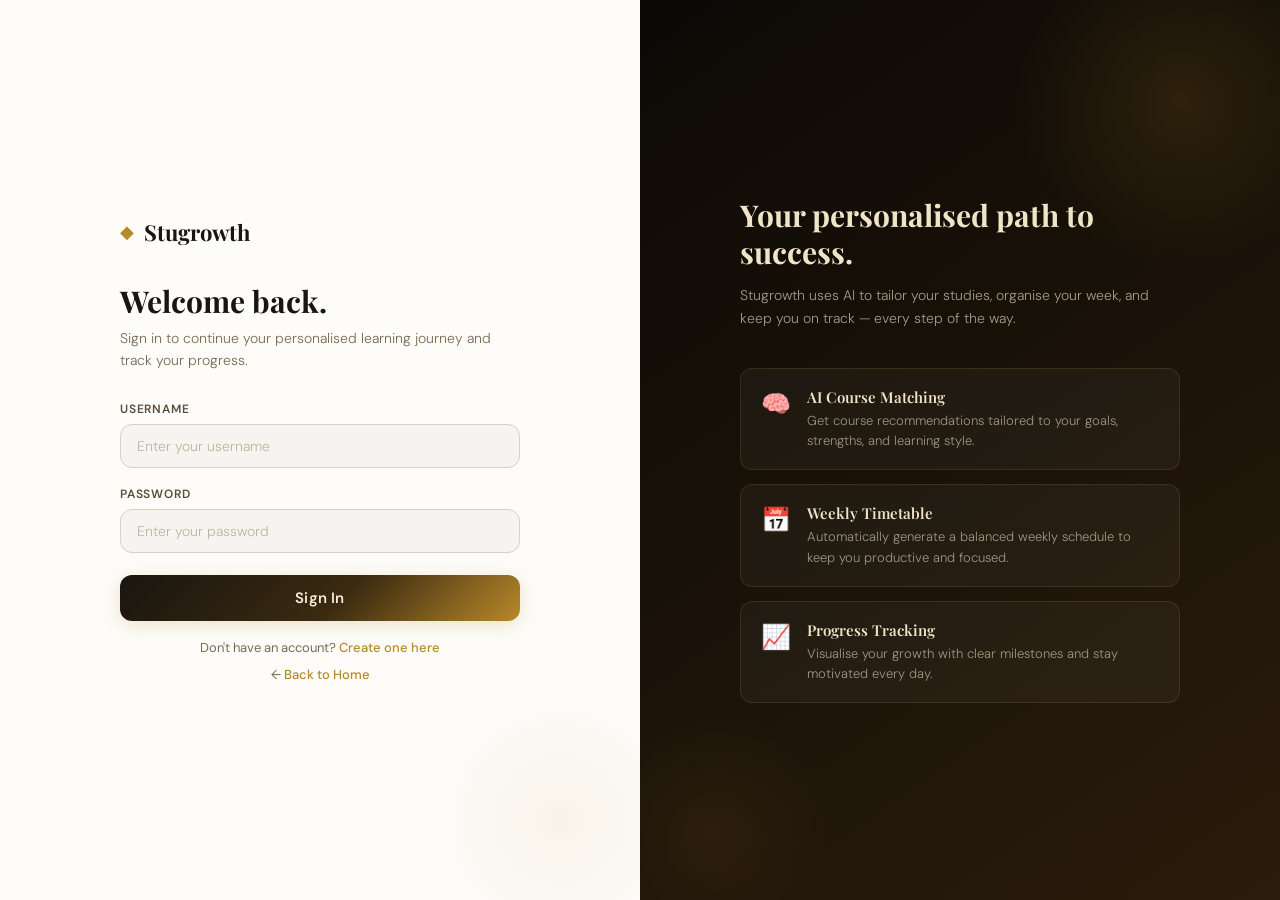
<file: pages/quiz.html>
<!DOCTYPE html>
<html lang="en">
<head>
  <meta charset="UTF-8" />
  <meta name="viewport" content="width=device-width, initial-scale=1.0" />
  <title>Stugrowth – Skill Test</title>
  <link rel="stylesheet" href="../static/style.css" />
  <style>
    *, *::before, *::after { margin:0; padding:0; box-sizing:border-box; }
    html, body { height:100%; overflow:hidden; }
    .app-shell { display:flex; height:100vh; width:100vw; }
    .content-area { flex:1; display:flex; flex-direction:column; overflow:hidden; }

    /* ── MAIN SCROLL ── */
    .main-scroll { flex:1; overflow-y:auto; padding:28px 32px 60px; }
    .main-scroll::-webkit-scrollbar { width:4px; }
    .main-scroll::-webkit-scrollbar-thumb { background:#d9cfc0; border-radius:3px; }

    /* ── PAGE HEADER ── */
    .page-eyebrow { font-size:11px; font-weight:600; letter-spacing:2.5px; text-transform:uppercase; color:#b8892a; margin-bottom:8px; }
    .page-heading { font-family:'Playfair Display',serif; font-size:28px; font-weight:700; color:#1a1510; margin-bottom:6px; line-height:1.2; }
    .page-heading .gold { color:#b8892a; }
    .page-desc { font-size:13.5px; font-weight:300; color:#7a6a52; line-height:1.6; margin-bottom:26px; }

    /* ── PROGRESS BAR ── */
    .quiz-progress-wrap { margin-bottom:22px; animation:fadeUp 0.4s ease both; }
    .quiz-progress-label { display:flex; justify-content:space-between; font-size:12px; color:#9a8a6a; margin-bottom:7px; }
    .quiz-progress-bar { height:6px; background:#e8e2d8; border-radius:3px; overflow:hidden; }
    .quiz-progress-fill { height:100%; background:linear-gradient(90deg,#3a2a10,#b8892a); border-radius:3px; transition:width 0.4s ease; }

    /* ── QUESTION CARD ── */
    .question-card {
      background:#fff; border:1px solid #e4ddd3; border-radius:18px;
      padding:28px 26px; box-shadow:0 2px 14px rgba(0,0,0,0.07);
      margin-bottom:18px; position:relative; overflow:hidden;
      animation:fadeUp 0.45s ease both;
    }
    .question-card::before { content:''; position:absolute; top:0; left:26px; right:26px; height:2px; background:linear-gradient(90deg,transparent,#b8892a,transparent); }

    .question-num { font-size:11px; font-weight:600; letter-spacing:2px; text-transform:uppercase; color:#b8892a; margin-bottom:10px; }
    .question-text { font-family:'Playfair Display',serif; font-size:18px; font-weight:600; color:#1a1510; margin-bottom:22px; line-height:1.45; }

    /* ── OPTIONS ── */
    .options { display:flex; flex-direction:column; gap:10px; }
    .option {
      display:flex; align-items:center; gap:14px;
      padding:13px 16px; background:#faf8f4; border:1.5px solid #e4ddd3;
      border-radius:12px; cursor:pointer; transition:all 0.18s;
      font-size:14px; font-weight:400; color:#1a1510; user-select:none;
    }
    .option:hover { background:#f5f0e8; border-color:rgba(184,137,42,0.35); }
    .option.selected { background:rgba(184,137,42,0.10); border-color:#b8892a; color:#6a4810; font-weight:500; }
    .option.correct  { background:rgba(30,150,60,0.10); border-color:rgba(30,150,60,0.40); color:#1a5a28; }
    .option.wrong    { background:rgba(220,50,50,0.08); border-color:rgba(220,50,50,0.30); color:#8a1818; }
    .option.disabled { pointer-events:none; }

    .option-letter {
      width:26px; height:26px; flex-shrink:0;
      display:flex; align-items:center; justify-content:center;
      background:linear-gradient(135deg,#3a2a10,#b8892a); color:#f5ecd9;
      border-radius:50%; font-size:12px; font-weight:700;
    }
    .option.selected .option-letter { background:linear-gradient(135deg,#2a1a08,#d4a843); }
    .option.correct  .option-letter { background:linear-gradient(135deg,#1a4a28,#2a9a50); }
    .option.wrong    .option-letter { background:linear-gradient(135deg,#4a1a1a,#c03030); }

    /* ── NEXT BUTTON ── */
    .btn-next {
      width:100%; padding:13px; margin-top:16px;
      background:linear-gradient(135deg,#1a1510 0%,#3a2a10 55%,#b8892a 100%);
      color:#f5ecd9; font-family:'DM Sans',sans-serif; font-size:15px; font-weight:600;
      border:none; border-radius:12px; cursor:pointer;
      box-shadow:0 4px 18px rgba(184,137,42,0.22); transition:transform 0.15s,box-shadow 0.15s;
      display:none;
    }
    .btn-next:hover { transform:translateY(-2px); box-shadow:0 8px 26px rgba(184,137,42,0.32); }

    /* ── RESULT CARD ── */
    .result-card {
      background:#fff; border:1px solid #e4ddd3; border-radius:18px;
      padding:36px 30px; box-shadow:0 2px 14px rgba(0,0,0,0.07);
      text-align:center; position:relative; overflow:hidden;
      display:none; animation:fadeUp 0.5s ease both;
    }
    .result-card::before { content:''; position:absolute; top:0; left:30px; right:30px; height:2px; background:linear-gradient(90deg,transparent,#b8892a,transparent); }

    .result-emoji  { font-size:52px; margin-bottom:14px; display:block; }
    .result-score  { font-family:'Playfair Display',serif; font-size:42px; font-weight:700; color:#b8892a; margin-bottom:8px; }
    .result-label  { font-size:15px; font-weight:300; color:#7a6a52; margin-bottom:20px; }
    .result-level  { margin-bottom:24px; }
    .result-desc   { font-size:13.5px; font-weight:300; color:#5a4e3e; line-height:1.6; margin-bottom:28px; background:#faf8f4; border-radius:12px; padding:16px; border:1px solid #eee8df; text-align:left; }
    .result-btns   { display:flex; gap:12px; justify-content:center; flex-wrap:wrap; }

    @media (max-width:820px) {
      html,body { overflow:auto; }
      .app-shell { flex-direction:column; height:auto; }
      .sidebar { width:100%; height:auto; }
      .sidebar-nav { flex-direction:row; flex-wrap:wrap; padding:10px; }
      .nav-label { display:none; }
      .sidebar-footer { padding:8px 10px; border-top:none; }
      .content-area { overflow:visible; }
      .main-scroll  { overflow:visible; padding:20px 18px 48px; }
    }
  </style>
</head>
<body>
<div class="app-shell">

  <!-- SIDEBAR -->
  <aside class="sidebar">
    <a href="../index.html" class="sidebar-logo">
      <span class="sidebar-logo-icon">&#9670;</span>
      <span class="sidebar-logo-text">Stugrowth</span>
    </a>
    <nav class="sidebar-nav">
      <p class="nav-label">Menu</p>
      <a href="dashboard.html" class="nav-item"><span class="ni">🏠</span> Dashboard</a>
      <a href="plan.html"      class="nav-item"><span class="ni">📋</span> My Plan</a>
      <a href="quiz.html"      class="nav-item active"><span class="ni">🧩</span> Skill Test</a>
      <a href="#"              class="nav-item"><span class="ni">📈</span> Progress</a>
      <a href="#"              class="nav-item"><span class="ni">⚙️</span> Settings</a>
    </nav>
    <div class="sidebar-footer">
      <button class="nav-item logout" id="logoutBtn"><span class="ni">🚪</span> Logout</button>
    </div>
  </aside>

  <!-- CONTENT AREA -->
  <div class="content-area">
    <header class="topbar">
      <div class="topbar-left">
        <span class="topbar-bread"><a href="../index.html">Stugrowth</a> › <a href="dashboard.html">Dashboard</a> › Skill Test</span>
        <span class="topbar-title">Skill Test</span>
      </div>
      <div class="topbar-right">
        <span class="topbar-greeting" id="topbarGreeting">Hello, Student 👋</span>
        <div class="topbar-avatar" id="topbarAvatar">S</div>
      </div>
    </header>

    <div class="main-scroll" id="quizScroll">

      <div class="page-eyebrow">🧩 Branch Skill Test</div>
      <h1 class="page-heading">Test Your <span class="gold">Knowledge</span></h1>
      <p class="page-desc" id="quizDesc">5 questions based on your branch. Answer honestly — your result adjusts your learning level.</p>

      <!-- PROGRESS -->
      <div class="quiz-progress-wrap" id="progressWrap">
        <div class="quiz-progress-label">
          <span id="progressText">Question 1 of 5</span>
          <span id="progressPct">0%</span>
        </div>
        <div class="quiz-progress-bar">
          <div class="quiz-progress-fill" id="progressFill" style="width:0%"></div>
        </div>
      </div>

      <!-- QUESTION CARD -->
      <div class="question-card" id="questionCard">
        <p class="question-num" id="questionNum">QUESTION 1 OF 5</p>
        <p class="question-text" id="questionText">Loading question...</p>
        <div class="options" id="optionsContainer"></div>
        <button class="btn-next" id="nextBtn">Next Question →</button>
      </div>

      <!-- RESULT CARD (hidden initially) -->
      <div class="result-card" id="resultCard">
        <span class="result-emoji" id="resultEmoji">🎉</span>
        <div class="result-score" id="resultScore">3/5</div>
        <div class="result-label" id="resultLabel">Good performance! Keep it up.</div>
        <div class="result-level">
          <span class="level-badge" id="resultLevelBadge">Average Learner</span>
        </div>
        <div class="result-desc" id="resultDesc"></div>
        <div class="result-btns">
          <a href="plan.html" class="btn-primary">📋 View My Plan</a>
          <a href="dashboard.html" class="btn-secondary">← Back to Dashboard</a>
        </div>
      </div>

    </div>
  </div>
</div>

<script src="../static/script.js"></script>
</body>
</html>
</file>
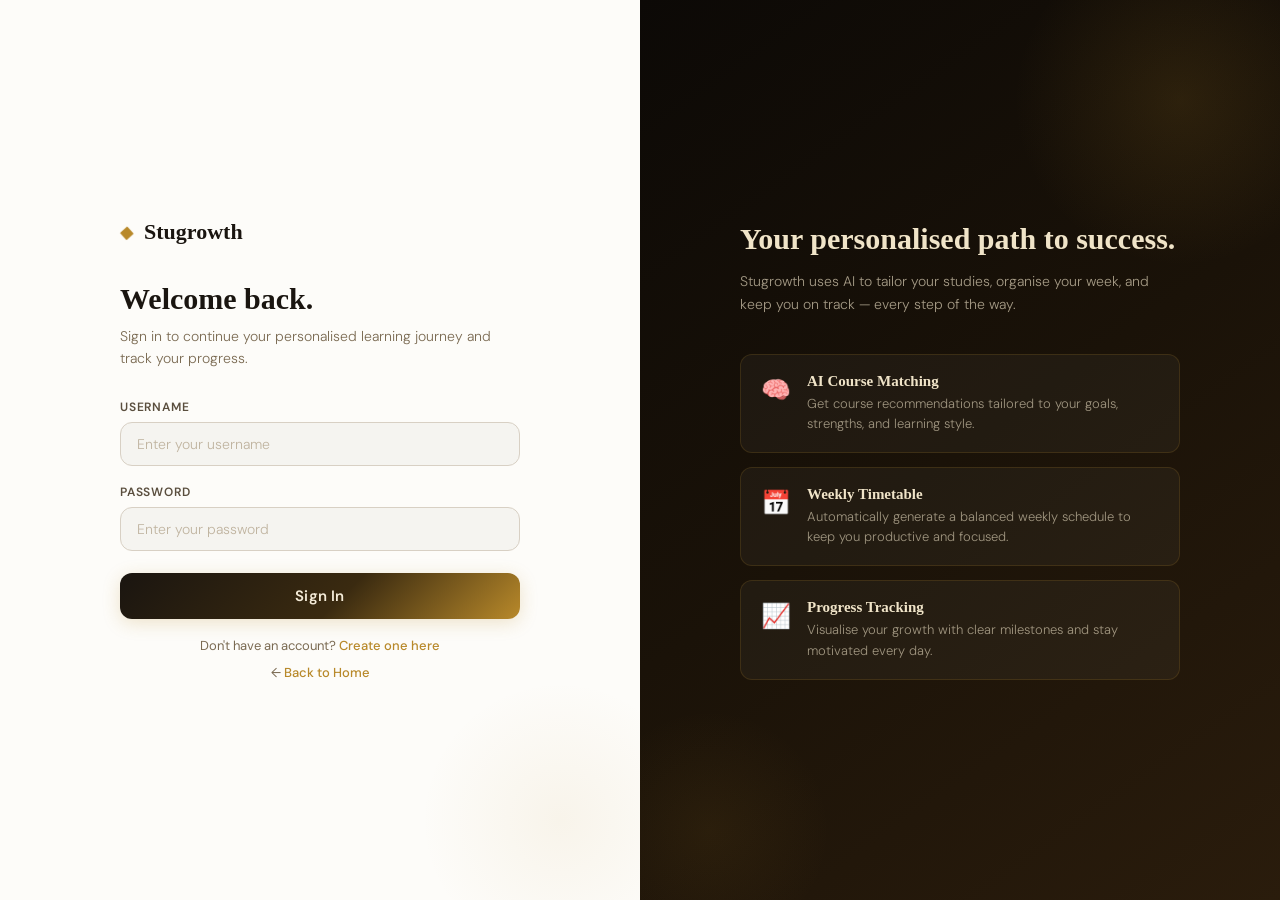
<file: pages/settings.html>
<!DOCTYPE html>
<html lang="en">
<head>
  <meta charset="UTF-8" />
  <meta name="viewport" content="width=device-width, initial-scale=1.0" />
  <title>Stugrowth – Settings</title>
  <link rel="stylesheet" href="../static/style.css" />
  <style>
    *, *::before, *::after { margin:0; padding:0; box-sizing:border-box; }
    html, body { height:100%; overflow:hidden; }
    .app-shell { display:flex; height:100vh; width:100vw; }
    .content-area { flex:1; display:flex; flex-direction:column; overflow:hidden; }
  </style>
</head>
<body>
<div class="app-shell">

  <!-- SIDEBAR -->
  <aside class="sidebar">
    <a href="../index.html" class="sidebar-logo">
      <span class="sidebar-logo-icon">&#9670;</span>
      <span class="sidebar-logo-text">Stugrowth</span>
    </a>
    <nav class="sidebar-nav">
      <p class="nav-label">Menu</p>
      <a href="dashboard.html" class="nav-item"><span class="ni">🏠</span> Dashboard</a>
      <a href="plan.html"      class="nav-item"><span class="ni">📋</span> My Plan</a>
      <a href="quiz.html"      class="nav-item"><span class="ni">🧩</span> Skill Test</a>
      <a href="profile.html"   class="nav-item"><span class="ni">👤</span> Profile</a>
      <a href="settings.html"  class="nav-item active"><span class="ni">⚙️</span> Settings</a>
    </nav>
    <div class="sidebar-footer">
      <button class="nav-item logout" id="logoutBtn"><span class="ni">🚪</span> Logout</button>
    </div>
  </aside>

  <!-- CONTENT AREA -->
  <div class="content-area">

    <!-- TOPBAR -->
    <header class="topbar">
      <div class="topbar-left">
        <span class="topbar-bread"><a href="../index.html">Stugrowth</a> › <a href="dashboard.html">Dashboard</a> › Settings</span>
        <span class="topbar-title">Settings</span>
      </div>
      <div class="topbar-right">
        <span class="topbar-greeting" id="topbarGreeting">Hello, Student 👋</span>
        <div class="profile-dropdown-wrap">
          <div class="topbar-avatar" id="topbarAvatar">S</div>
          <div class="profile-dropdown" id="profileDropdown">
            <div class="dropdown-header">
              <div class="dropdown-name"   id="ddName">Student</div>
              <div class="dropdown-branch" id="ddBranch">CSE · 1st Year</div>
            </div>
            <a href="profile.html"  class="dropdown-item"><span class="di">👤</span> Profile</a>
            <a href="settings.html" class="dropdown-item"><span class="di">⚙️</span> Settings</a>
            <button class="dropdown-item dd-logout" id="dropdownLogout"><span class="di">🚪</span> Logout</button>
          </div>
        </div>
      </div>
    </header>

    <!-- MAIN SCROLL -->
    <div class="main-scroll">

      <!-- PAGE HEADER -->
      <div style="margin-bottom:20px;animation:fadeUp 0.38s ease both;">
        <p class="page-eyebrow">⚙️ Account Settings</p>
        <h1 class="page-heading">Your <span class="gold">Settings</span></h1>
        <p class="page-desc">Manage your account, password, and progress data.</p>
      </div>

      <a href="dashboard.html" class="btn-back">← Back to Dashboard</a>

      <!-- SETTINGS GRID -->
      <div class="settings-grid">

        <!-- CHANGE PASSWORD CARD -->
        <div class="settings-card" style="animation:fadeUp 0.45s ease 0.05s both;">
          <div class="settings-card-header">
            <span class="settings-card-icon">🔒</span>
            <span class="settings-card-title">Change Password</span>
          </div>

          <div class="settings-row">
            <label for="currentPass">Current Password</label>
            <input type="password" id="currentPass" placeholder="Enter current password" />
          </div>
          <div class="settings-row">
            <label for="newPass">New Password</label>
            <input type="password" id="newPass" placeholder="Enter new password" />
          </div>
          <div class="settings-row">
            <label for="confirmPass">Confirm New Password</label>
            <input type="password" id="confirmPass" placeholder="Re-enter new password" />
          </div>

          <div style="margin-top:6px;">
            <button class="btn-primary" id="changePassBtn" style="width:100%;justify-content:center;">
              🔒 Update Password
            </button>
          </div>
        </div>

        <!-- ACCOUNT ACTIONS CARD -->
        <div class="settings-card" style="animation:fadeUp 0.45s ease 0.10s both;">
          <div class="settings-card-header">
            <span class="settings-card-icon">🛠️</span>
            <span class="settings-card-title">Account Actions</span>
          </div>

          <div class="settings-action-row">

            <!-- Reset Progress -->
            <div class="settings-action-item">
              <div class="settings-action-text">
                <h4>Reset Progress</h4>
                <p>Clear all marks, IQ, history, and recommendations. Your account stays.</p>
              </div>
              <button class="settings-action-btn red-btn" id="resetProgressBtn">Reset</button>
            </div>

            <!-- Clear History -->
            <div class="settings-action-item">
              <div class="settings-action-text">
                <h4>Clear History Only</h4>
                <p>Remove all saved progress history entries while keeping your current results.</p>
              </div>
              <button class="settings-action-btn gold-btn" id="clearHistoryBtn">Clear</button>
            </div>

            <!-- Logout -->
            <div class="settings-action-item">
              <div class="settings-action-text">
                <h4>Logout</h4>
                <p>Sign out of your account and return to the login page.</p>
              </div>
              <button class="settings-action-btn red-btn" id="settingsLogoutBtn">Logout</button>
            </div>

          </div>
        </div>

        <!-- ACCOUNT DETAILS CARD (read-only) -->
        <div class="settings-card" style="animation:fadeUp 0.45s ease 0.14s both;">
          <div class="settings-card-header">
            <span class="settings-card-icon">🎓</span>
            <span class="settings-card-title">Account Details</span>
          </div>
          <div style="display:flex;flex-direction:column;gap:0;">
            <div class="profile-row">
              <span class="profile-row-label">Full Name</span>
              <span class="profile-row-value" id="settName">—</span>
            </div>
            <div class="profile-row">
              <span class="profile-row-label">College</span>
              <span class="profile-row-value" id="settCollege">—</span>
            </div>
            <div class="profile-row">
              <span class="profile-row-label">Branch</span>
              <span class="profile-row-value" id="settBranch">—</span>
            </div>
            <div class="profile-row">
              <span class="profile-row-label">Year</span>
              <span class="profile-row-value" id="settYear">—</span>
            </div>
          </div>
          <p style="font-size:12px;color:#9a8a6a;margin-top:14px;font-style:italic;">
            To change your name, college, or branch, create a new account.
          </p>
        </div>

        <!-- ABOUT CARD -->
        <div class="settings-card" style="animation:fadeUp 0.45s ease 0.18s both;">
          <div class="settings-card-header">
            <span class="settings-card-icon">ℹ️</span>
            <span class="settings-card-title">About Stugrowth</span>
          </div>
          <div style="display:flex;flex-direction:column;gap:10px;">
            <div style="padding:12px 14px;background:#faf8f4;border:1px solid #eee8df;border-radius:10px;">
              <p style="font-size:13px;font-weight:600;color:#1a1510;margin-bottom:4px;">Stugrowth v2.0</p>
              <p style="font-size:12.5px;font-weight:300;color:#7a6a52;line-height:1.55;">A student performance platform built with HTML, CSS, and JavaScript using localStorage.</p>
            </div>
            <div style="padding:12px 14px;background:#faf8f4;border:1px solid #eee8df;border-radius:10px;">
              <p style="font-size:13px;font-weight:600;color:#1a1510;margin-bottom:4px;">How IQ is calculated</p>
              <p style="font-size:12.5px;font-weight:300;color:#7a6a52;line-height:1.55;">IQ Score = 70 + (Average Marks × 0.6)<br>IQ &lt; 95 → Slow Learner<br>95–115 → Average Learner<br>&gt; 115 → Fast Learner</p>
            </div>
          </div>
        </div>

      </div><!-- /settings-grid -->

    </div><!-- /main-scroll -->
  </div><!-- /content-area -->
</div><!-- /app-shell -->

<!-- TOAST NOTIFICATION -->
<div class="toast" id="toast"></div>

<script src="../static/script.js"></script>
</body>
</html>
</file>
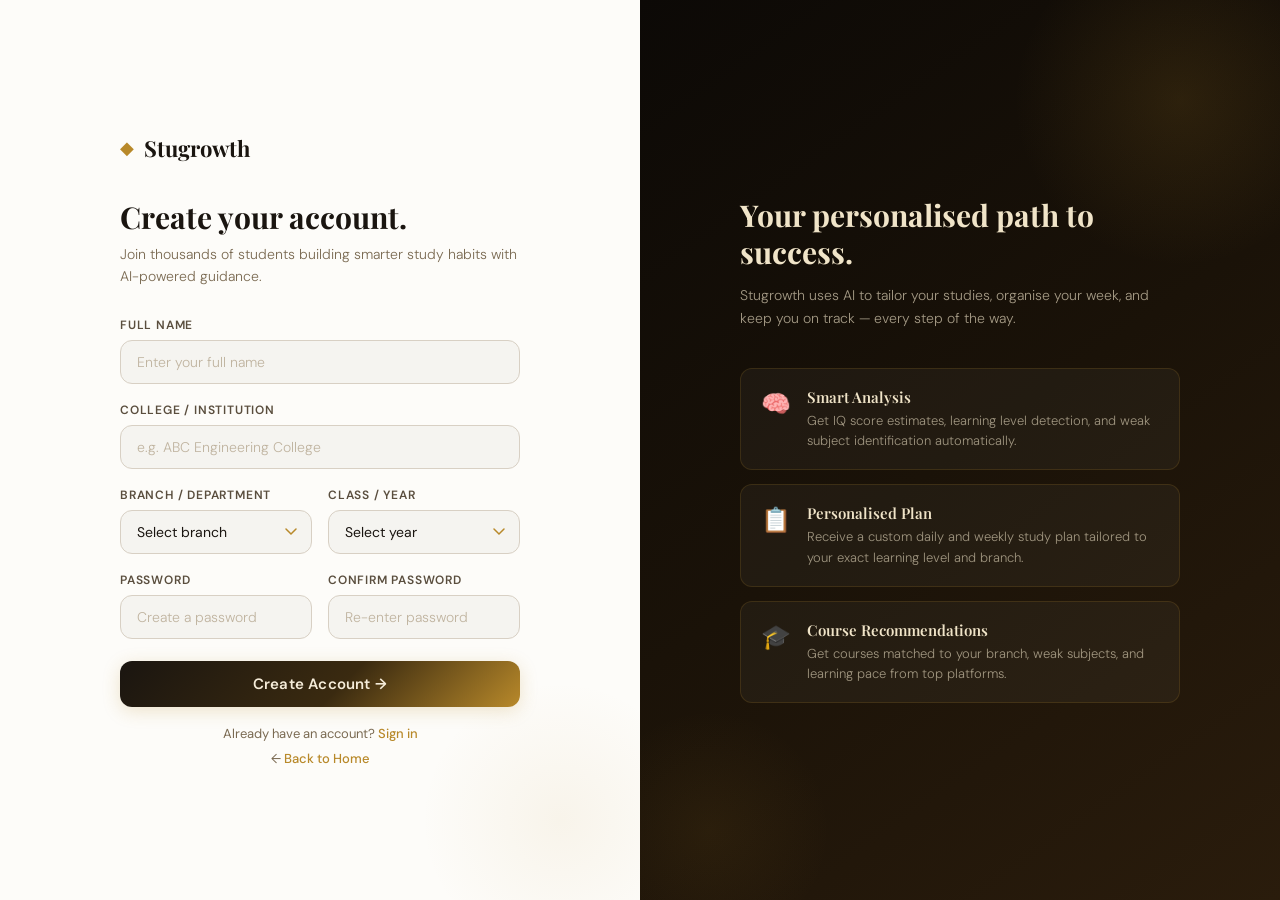
<file: pages/signup.html>
<!DOCTYPE html>
<html lang="en">
<head>
  <meta charset="UTF-8" />
  <meta name="viewport" content="width=device-width, initial-scale=1.0" />
  <title>Stugrowth – Create Account</title>
  <link rel="stylesheet" href="../static/style.css" />
  <style>
    body { overflow-y: auto; }
    .left-panel { align-items: flex-start; overflow-y: auto; padding-top: 48px; padding-bottom: 48px; justify-content: flex-start; }
    .left-inner { margin: auto; }
    .form-row { display: grid; grid-template-columns: 1fr 1fr; gap: 16px; }
    @media (max-width: 600px) { .form-row { grid-template-columns: 1fr; } }
  </style>
</head>
<body>
<div class="split-screen">

  <!-- LEFT: Form -->
  <div class="left-panel">
    <div class="left-inner">

      <div class="logo">
        <span class="logo-icon">&#9670;</span>
        <span class="logo-text">Stugrowth</span>
      </div>

      <h1 class="welcome-heading">Create your account.</h1>
      <p class="welcome-desc">Join thousands of students building smarter study habits with AI-powered guidance.</p>

      <!-- Full Name -->
      <div class="form-group">
        <label for="fullname">Full Name</label>
        <input type="text" id="fullname" placeholder="Enter your full name" autocomplete="name" />
      </div>

      <!-- College Name -->
      <div class="form-group">
        <label for="college">College / Institution</label>
        <input type="text" id="college" placeholder="e.g. ABC Engineering College" autocomplete="organization" />
      </div>

      <!-- Branch + Year -->
      <div class="form-row">
        <div class="form-group">
          <label for="branch">Branch / Department</label>
          <select id="branch">
            <option value="" disabled selected>Select branch</option>
            <option value="CSE">CSE</option>
            <option value="ECE">ECE</option>
            <option value="MECH">MECH</option>
            <option value="CIVIL">CIVIL</option>
            <option value="EEE">EEE</option>
            <option value="IT">IT</option>
          </select>
        </div>
        <div class="form-group">
          <label for="year">Class / Year</label>
          <select id="year">
            <option value="" disabled selected>Select year</option>
            <option value="1st Year">1st Year</option>
            <option value="2nd Year">2nd Year</option>
            <option value="3rd Year">3rd Year</option>
            <option value="4th Year">4th Year</option>
          </select>
        </div>
      </div>

      <!-- Password + Confirm -->
      <div class="form-row">
        <div class="form-group">
          <label for="password">Password</label>
          <input type="password" id="password" placeholder="Create a password" autocomplete="new-password" />
        </div>
        <div class="form-group">
          <label for="confirm-password">Confirm Password</label>
          <input type="password" id="confirm-password" placeholder="Re-enter password" autocomplete="new-password" />
        </div>
      </div>

      <button class="btn-signin" id="signupBtn">Create Account →</button>

      <p class="create-account">Already have an account? <a href="../index.html">Sign in</a></p>
      <p class="create-account" style="margin-top:8px;">← <a href="../landing.html">Back to Home</a></p>

    </div>
  </div>

  <!-- RIGHT: Feature Panel -->
  <div class="right-panel">
    <div class="right-inner">
      <h2 class="right-heading">Your personalised path to success.</h2>
      <p class="right-desc">Stugrowth uses AI to tailor your studies, organise your week, and keep you on track — every step of the way.</p>
      <div class="feature-cards">
        <div class="card">
          <div class="card-icon">🧠</div>
          <div class="card-content">
            <h3>Smart Analysis</h3>
            <p>Get IQ score estimates, learning level detection, and weak subject identification automatically.</p>
          </div>
        </div>
        <div class="card">
          <div class="card-icon">📋</div>
          <div class="card-content">
            <h3>Personalised Plan</h3>
            <p>Receive a custom daily and weekly study plan tailored to your exact learning level and branch.</p>
          </div>
        </div>
        <div class="card">
          <div class="card-icon">🎓</div>
          <div class="card-content">
            <h3>Course Recommendations</h3>
            <p>Get courses matched to your branch, weak subjects, and learning pace from top platforms.</p>
          </div>
        </div>
      </div>
    </div>
  </div>

</div>
<script src="../static/script.js"></script>
</body>
</html>
</file>
<file: static/style.css>
/* ============================================================
   STUGROWTH — style.css  (v2)
   Shared styles: Login/Signup split-screen, App Shell,
   Profile Dropdown, Progress Card, Profile & Settings pages
   ============================================================ */

@import url('https://fonts.googleapis.com/css2?family=Playfair+Display:wght@600;700&family=DM+Sans:wght@300;400;500;600&display=swap');

/* ── RESET ── */
*, *::before, *::after { margin:0; padding:0; box-sizing:border-box; }

/* ── CSS VARIABLES ── */
:root {
  --gold:        #b8892a;
  --gold-light:  #d4a843;
  --gold-pale:   rgba(184,137,42,0.12);
  --gold-border: rgba(184,137,42,0.28);
  --dark-bg:     #0c0906;
  --page-bg:     #f2efe8;
  --card-bg:     #ffffff;
  --border:      #e4ddd3;
  --text-dark:   #1a1510;
  --text-mid:    #5a4e3e;
  --text-soft:   #7a6a52;
  --text-muted:  #9a8a6a;
  --font-display:'Playfair Display', serif;
  --font-body:   'DM Sans', sans-serif;
  --radius-sm: 8px;
  --radius-md: 12px;
  --radius-lg: 18px;
  --shadow-sm: 0 1px 6px rgba(0,0,0,0.06);
  --shadow-md: 0 2px 16px rgba(0,0,0,0.08);
}

html, body {
  font-family: var(--font-body);
  background: var(--page-bg);
  color: var(--text-dark);
  -webkit-font-smoothing: antialiased;
}

/* ============================================================
   SPLIT-SCREEN (Login / Signup)
   ============================================================ */
.split-screen { display:flex; min-height:100vh; width:100%; }

.left-panel {
  flex:1; display:flex; flex-direction:column; align-items:center;
  justify-content:center; padding:48px 60px; background:#fdfcf9; position:relative; overflow:hidden;
}
.left-panel::before {
  content:''; position:absolute; bottom:-60px; right:-60px; width:280px; height:280px;
  background:radial-gradient(circle,rgba(184,137,42,0.07) 0%,transparent 70%); border-radius:50%; pointer-events:none;
}
.left-inner { width:100%; max-width:400px; }

.logo { display:flex; align-items:center; gap:10px; margin-bottom:36px; text-decoration:none; }
.logo-icon { font-size:18px; color:var(--gold); animation:spin-slow 8s linear infinite; display:inline-block; }
@keyframes spin-slow { from{transform:rotate(0deg)} to{transform:rotate(360deg)} }
.logo-text { font-family:var(--font-display); font-size:22px; font-weight:700; color:var(--text-dark); }

.welcome-heading { font-family:var(--font-display); font-size:30px; font-weight:700; color:var(--text-dark); margin-bottom:8px; line-height:1.2; }
.welcome-desc    { font-size:14px; font-weight:300; color:var(--text-soft); margin-bottom:30px; line-height:1.6; }

.form-group { margin-bottom:18px; }
.form-group label { display:block; font-size:12px; font-weight:600; letter-spacing:0.8px; text-transform:uppercase; color:var(--text-mid); margin-bottom:7px; }
.form-group input,
.form-group select {
  width:100%; padding:12px 16px; background:#f5f4f0;
  border:1.5px solid #d8d0c4; border-radius:var(--radius-md);
  font-family:var(--font-body); font-size:14px; color:var(--text-dark);
  outline:none; transition:border-color 0.2s,box-shadow 0.2s;
}
.form-group input:focus, .form-group select:focus {
  border-color:var(--gold); box-shadow:0 0 0 3px rgba(184,137,42,0.10); background:#fff;
}
.form-group input::placeholder { color:#c0b4a0; font-weight:300; }
.form-group select {
  appearance:none; -webkit-appearance:none;
  background-image:url("data:image/svg+xml,%3Csvg xmlns='http://www.w3.org/2000/svg' width='12' height='8' viewBox='0 0 12 8'%3E%3Cpath d='M1 1l5 5 5-5' stroke='%23b8892a' stroke-width='1.5' fill='none' stroke-linecap='round'/%3E%3C/svg%3E");
  background-repeat:no-repeat; background-position:right 14px center; padding-right:36px; cursor:pointer;
}
.form-group select option { background:#fff; color:var(--text-dark); }

.btn-signin {
  width:100%; padding:13px 24px;
  background:linear-gradient(135deg,#1a1510 0%,#3a2a10 55%,var(--gold) 100%);
  color:#f5ecd9; font-family:var(--font-body); font-size:15px; font-weight:600;
  border:none; border-radius:var(--radius-md); cursor:pointer; letter-spacing:0.2px;
  box-shadow:0 4px 18px rgba(184,137,42,0.22); transition:transform 0.15s,box-shadow 0.15s; margin-top:4px;
}
.btn-signin:hover { transform:translateY(-2px); box-shadow:0 8px 26px rgba(184,137,42,0.32); }

.create-account { font-size:13px; color:var(--text-soft); margin-top:18px; text-align:center; }
.create-account a { color:var(--gold); text-decoration:none; font-weight:500; }
.create-account a:hover { text-decoration:underline; }

.right-panel {
  flex:1; display:flex; flex-direction:column; align-items:center; justify-content:center;
  padding:60px; background:linear-gradient(145deg,#0c0906 0%,#1a1208 50%,#2a1c0c 100%); position:relative; overflow:hidden;
}
.right-panel::before { content:''; position:absolute; top:-80px; right:-80px; width:360px; height:360px; background:radial-gradient(circle,rgba(184,137,42,0.14) 0%,transparent 65%); border-radius:50%; }
.right-panel::after  { content:''; position:absolute; bottom:-60px; left:-60px; width:260px; height:260px; background:radial-gradient(circle,rgba(184,137,42,0.08) 0%,transparent 65%); border-radius:50%; }
.right-inner { width:100%; max-width:440px; position:relative; z-index:1; }
.right-heading { font-family:var(--font-display); font-size:30px; font-weight:700; color:#f0e4c8; margin-bottom:12px; line-height:1.25; }
.right-desc    { font-size:14px; font-weight:300; color:rgba(240,228,200,0.65); margin-bottom:38px; line-height:1.65; }

.feature-cards { display:flex; flex-direction:column; gap:14px; }
.card { display:flex; align-items:flex-start; gap:16px; padding:18px 20px; background:rgba(255,255,255,0.04); border:1px solid rgba(184,137,42,0.18); border-radius:var(--radius-md); transition:background 0.2s; }
.card:hover { background:rgba(255,255,255,0.07); border-color:rgba(184,137,42,0.35); }
.card-icon { font-size:24px; flex-shrink:0; margin-top:1px; }
.card-content h3 { font-family:var(--font-display); font-size:15px; font-weight:600; color:#f0e4c8; margin-bottom:4px; }
.card-content p  { font-size:13px; font-weight:300; color:rgba(240,228,200,0.60); line-height:1.55; }

/* ============================================================
   APP SHELL — Sidebar + Topbar
   ============================================================ */
.sidebar {
  width:240px; flex-shrink:0; background:var(--dark-bg);
  border-right:1px solid rgba(184,137,42,0.16); display:flex; flex-direction:column;
  position:relative; z-index:20; box-shadow:4px 0 24px rgba(0,0,0,0.35);
}
.sidebar::before { content:''; position:absolute; top:0; left:0; right:0; height:200px; background:radial-gradient(ellipse at 50% 0%,rgba(184,137,42,0.12) 0%,transparent 70%); pointer-events:none; }

.sidebar-logo { display:flex; align-items:center; gap:10px; padding:26px 22px 20px; border-bottom:1px solid rgba(255,255,255,0.06); text-decoration:none; }
.sidebar-logo-icon { font-size:18px; color:var(--gold); animation:spin-slow 8s linear infinite; }
.sidebar-logo-text { font-family:var(--font-display); font-size:20px; font-weight:700; color:#f0e4c8; }

.sidebar-nav { flex:1; padding:20px 10px; display:flex; flex-direction:column; gap:3px; }
.nav-label { font-size:10px; font-weight:600; letter-spacing:2px; text-transform:uppercase; color:#4a3e2a; padding:0 12px; margin:8px 0 6px; }
.nav-item {
  display:flex; align-items:center; gap:12px; padding:10px 14px; border-radius:10px;
  text-decoration:none; font-size:14px; font-weight:400; color:#7a6a52;
  transition:background 0.18s,color 0.18s; cursor:pointer; border:none; background:transparent; width:100%; text-align:left;
}
.nav-item:hover  { background:rgba(255,255,255,0.06); color:#f0e4c8; }
.nav-item.active { background:rgba(184,137,42,0.16); color:var(--gold-light); font-weight:500; }
.nav-item .ni    { font-size:15px; width:18px; text-align:center; flex-shrink:0; }
.nav-item.logout { color:#7a5050; }
.nav-item.logout:hover { background:rgba(200,60,60,0.10); color:#e08080; }
.sidebar-footer { padding:12px 10px 22px; border-top:1px solid rgba(255,255,255,0.05); }

/* ── TOPBAR ── */
.topbar {
  height:60px; flex-shrink:0; display:flex; align-items:center; justify-content:space-between;
  padding:0 32px; background:#fff; border-bottom:1px solid var(--border); box-shadow:var(--shadow-sm);
  position:relative; z-index:100;
}
.topbar-left { display:flex; flex-direction:column; gap:1px; }
.topbar-bread { font-size:11px; color:#b0a090; }
.topbar-bread a { color:var(--gold); text-decoration:none; }
.topbar-title { font-size:15px; font-weight:600; color:var(--text-dark); }
.topbar-right { display:flex; align-items:center; gap:12px; position:relative; }
.topbar-greeting { font-size:13px; color:var(--text-soft); }
.topbar-avatar {
  width:34px; height:34px; border-radius:50%;
  background:linear-gradient(135deg,#3a2a10,var(--gold));
  display:flex; align-items:center; justify-content:center;
  font-size:14px; font-weight:600; color:#f0e4c8;
  border:2px solid rgba(184,137,42,0.35); flex-shrink:0;
  cursor:pointer; user-select:none;
  transition:box-shadow 0.18s;
}
.topbar-avatar:hover { box-shadow:0 0 0 3px rgba(184,137,42,0.25); }

/* ── PROFILE DROPDOWN ── */
.profile-dropdown-wrap { position:relative; }

.profile-dropdown {
  display:none;
  position:absolute; top:calc(100% + 10px); right:0;
  width:190px;
  background:#fff; border:1px solid var(--border); border-radius:14px;
  box-shadow:0 8px 30px rgba(0,0,0,0.14); z-index:200;
  overflow:hidden;
  animation:dropIn 0.18s ease both;
}
.profile-dropdown.open { display:block; }

@keyframes dropIn {
  from { opacity:0; transform:translateY(-8px); }
  to   { opacity:1; transform:translateY(0); }
}

.dropdown-header {
  padding:14px 16px 10px; border-bottom:1px solid #f0ebe3;
}
.dropdown-name   { font-size:13.5px; font-weight:600; color:var(--text-dark); white-space:nowrap; overflow:hidden; text-overflow:ellipsis; }
.dropdown-branch { font-size:11px; font-weight:400; color:var(--text-muted); margin-top:2px; }

.dropdown-item {
  display:flex; align-items:center; gap:10px;
  padding:10px 16px; font-size:13.5px; font-weight:400; color:var(--text-mid);
  text-decoration:none; cursor:pointer; border:none; background:transparent; width:100%; text-align:left;
  transition:background 0.15s, color 0.15s;
}
.dropdown-item:hover { background:#faf8f4; color:var(--text-dark); }
.dropdown-item .di   { font-size:15px; width:18px; text-align:center; flex-shrink:0; }
.dropdown-item.dd-logout { color:#b03030; border-top:1px solid #f0ebe3; }
.dropdown-item.dd-logout:hover { background:rgba(200,60,60,0.06); color:#c03030; }

/* ── MAIN SCROLL ── */
.main-scroll { flex:1; overflow-y:auto; padding:28px 32px 60px; }
.main-scroll::-webkit-scrollbar { width:4px; }
.main-scroll::-webkit-scrollbar-thumb { background:#d9cfc0; border-radius:3px; }

/* ── SHARED CARD ── */
.sg-card {
  background:var(--card-bg); border:1px solid var(--border);
  border-radius:var(--radius-lg); padding:24px 22px;
  box-shadow:var(--shadow-md); position:relative; overflow:hidden;
}
.sg-card::before {
  content:''; position:absolute; top:0; left:22px; right:22px; height:2px;
  background:linear-gradient(90deg,transparent,var(--gold),transparent);
}

/* ── ANIMATIONS ── */
@keyframes fadeUp { from{opacity:0;transform:translateY(14px)} to{opacity:1;transform:translateY(0)} }
@keyframes fadeIn { from{opacity:0} to{opacity:1} }

/* ── SHARED BADGE ── */
.sg-badge {
  display:inline-flex; align-items:center; gap:6px; font-size:12px; font-weight:500;
  color:#6a5020; background:var(--gold-pale); border:1px solid var(--gold-border);
  border-radius:50px; padding:4px 14px;
}

/* ── LEVEL BADGE ── */
.level-badge { display:inline-block; padding:4px 12px; border-radius:50px; font-size:12.5px; font-weight:600; }
.level-badge.slow    { background:rgba(220,50,50,0.10);  color:#c03030; border:1px solid rgba(220,50,50,0.25); }
.level-badge.average { background:rgba(210,150,0,0.12);  color:#9a6800; border:1px solid rgba(210,150,0,0.28); }
.level-badge.fast    { background:rgba(30,150,60,0.10);  color:#1a7a38; border:1px solid rgba(30,150,60,0.25); }

/* ── DIVIDER ── */
.sg-divider { height:1px; background:#f0ebe3; margin:18px 0; }

/* ── GENERIC BUTTONS ── */
.btn-primary {
  display:inline-flex; align-items:center; justify-content:center; gap:8px;
  padding:12px 22px;
  background:linear-gradient(135deg,#1a1510 0%,#3a2a10 55%,var(--gold) 100%);
  color:#f5ecd9; font-family:var(--font-body); font-size:14px; font-weight:600;
  border:none; border-radius:var(--radius-md); cursor:pointer; text-decoration:none;
  box-shadow:0 3px 14px rgba(184,137,42,0.22); transition:transform 0.15s,box-shadow 0.15s;
}
.btn-primary:hover { transform:translateY(-2px); box-shadow:0 6px 22px rgba(184,137,42,0.32); }

.btn-secondary {
  display:inline-flex; align-items:center; justify-content:center; gap:8px;
  padding:12px 22px; background:transparent; color:var(--gold);
  font-family:var(--font-body); font-size:14px; font-weight:600;
  border:1.5px solid var(--gold-border); border-radius:var(--radius-md);
  cursor:pointer; text-decoration:none; transition:background 0.18s,border-color 0.18s;
}
.btn-secondary:hover { background:var(--gold-pale); border-color:var(--gold); }

.btn-danger {
  display:inline-flex; align-items:center; justify-content:center; gap:8px;
  padding:12px 22px; background:rgba(200,50,50,0.08); color:#c03030;
  font-family:var(--font-body); font-size:14px; font-weight:600;
  border:1.5px solid rgba(200,50,50,0.25); border-radius:var(--radius-md);
  cursor:pointer; text-decoration:none; transition:background 0.18s;
}
.btn-danger:hover { background:rgba(200,50,50,0.14); }

/* ============================================================
   PROGRESS CARD (dashboard)
   ============================================================ */
.progress-card {
  background:var(--card-bg); border:1px solid var(--border); border-radius:var(--radius-lg);
  padding:20px 22px; box-shadow:var(--shadow-md); position:relative; overflow:hidden;
  animation:fadeUp 0.5s ease 0.1s both;
}
.progress-card::before {
  content:''; position:absolute; top:0; left:22px; right:22px; height:2px;
  background:linear-gradient(90deg,transparent,var(--gold),transparent);
}
.progress-card-title { font-family:var(--font-display); font-size:16px; font-weight:700; color:var(--text-dark); margin-bottom:14px; display:flex; align-items:center; gap:8px; }
.progress-stats { display:grid; grid-template-columns:1fr 1fr 1fr; gap:10px; }
.progress-stat {
  background:#faf8f4; border:1px solid #eee8df; border-radius:10px; padding:12px 10px; text-align:center;
  transition:border-color 0.2s,background 0.2s;
}
.progress-stat:hover { background:#f5f0e8; border-color:rgba(184,137,42,0.3); }
.progress-stat-value { font-family:var(--font-display); font-size:20px; font-weight:700; color:var(--gold); display:block; margin-bottom:4px; }
.progress-stat-label { font-size:11px; font-weight:500; color:var(--text-muted); text-transform:uppercase; letter-spacing:0.8px; }

/* ============================================================
   PROFILE PAGE
   ============================================================ */
.page-eyebrow { font-size:11px; font-weight:600; letter-spacing:2.5px; text-transform:uppercase; color:var(--gold); margin-bottom:8px; }
.page-heading  { font-family:var(--font-display); font-size:28px; font-weight:700; color:var(--text-dark); margin-bottom:6px; line-height:1.2; }
.page-heading .gold { color:var(--gold); }
.page-desc     { font-size:13.5px; font-weight:300; color:var(--text-soft); line-height:1.6; margin-bottom:26px; }

.btn-back { display:inline-flex; align-items:center; gap:7px; font-size:13px; font-weight:500; color:#6a5020; background:var(--gold-pale); border:1.5px solid var(--gold-border); border-radius:9px; padding:8px 16px; text-decoration:none; margin-bottom:22px; transition:background 0.2s; }
.btn-back:hover { background:rgba(184,137,42,0.18); border-color:var(--gold); }

/* Profile hero */
.profile-hero {
  background:linear-gradient(120deg,#1a1108 0%,#3a2208 55%,#b8892a 100%);
  border-radius:18px; padding:28px 30px; margin-bottom:22px;
  display:flex; align-items:center; gap:24px;
  box-shadow:0 4px 20px rgba(184,137,42,0.20); position:relative; overflow:hidden;
  animation:fadeUp 0.4s ease both;
}
.profile-hero::after { content:''; position:absolute; top:-50px; right:-50px; width:200px; height:200px; background:radial-gradient(circle,rgba(255,255,255,0.06) 0%,transparent 70%); border-radius:50%; }
.profile-avatar-big {
  width:72px; height:72px; border-radius:50%; flex-shrink:0;
  background:rgba(255,255,255,0.12); border:3px solid rgba(184,137,42,0.5);
  display:flex; align-items:center; justify-content:center;
  font-family:var(--font-display); font-size:28px; font-weight:700; color:#f0e4c8;
}
.profile-hero-text h2 { font-family:var(--font-display); font-size:22px; font-weight:700; color:#fff; margin-bottom:4px; }
.profile-hero-text p  { font-size:13px; font-weight:300; color:rgba(255,255,255,0.65); }

/* Profile info grid */
.profile-grid { display:grid; grid-template-columns:1fr 1fr; gap:18px; margin-bottom:20px; }

.profile-info-card {
  background:var(--card-bg); border:1px solid var(--border); border-radius:var(--radius-lg);
  padding:22px; box-shadow:var(--shadow-md); position:relative; overflow:hidden;
}
.profile-info-card::before { content:''; position:absolute; top:0; left:22px; right:22px; height:2px; background:linear-gradient(90deg,transparent,var(--gold),transparent); }
.profile-section-title { font-size:10px; font-weight:600; letter-spacing:2px; text-transform:uppercase; color:var(--text-muted); margin-bottom:14px; }

.profile-row { display:flex; justify-content:space-between; align-items:center; padding:9px 0; border-bottom:1px solid #f5f0e8; }
.profile-row:last-child { border-bottom:none; }
.profile-row-label { font-size:12.5px; font-weight:400; color:var(--text-muted); }
.profile-row-value { font-size:13.5px; font-weight:600; color:var(--text-dark); text-align:right; max-width:55%; word-break:break-word; }

/* Progress history */
.history-card {
  background:var(--card-bg); border:1px solid var(--border); border-radius:var(--radius-lg);
  padding:22px; box-shadow:var(--shadow-md); position:relative; overflow:hidden; margin-bottom:20px;
}
.history-card::before { content:''; position:absolute; top:0; left:22px; right:22px; height:2px; background:linear-gradient(90deg,transparent,var(--gold),transparent); }

.history-list { display:flex; flex-direction:column; gap:10px; }
.history-item {
  display:flex; align-items:center; justify-content:space-between;
  padding:12px 16px; background:#faf8f4; border:1px solid #eee8df;
  border-radius:12px; transition:border-color 0.2s,background 0.2s;
}
.history-item:hover { background:#f5f0e8; border-color:rgba(184,137,42,0.28); }
.history-date  { font-size:12px; font-weight:500; color:var(--text-muted); flex-shrink:0; margin-right:12px; }
.history-stats { display:flex; gap:10px; flex:1; justify-content:center; flex-wrap:wrap; }
.history-stat  {
  font-size:12px; font-weight:600; color:var(--text-dark);
  background:#fff; border:1px solid #e8e2d8; border-radius:6px; padding:3px 10px;
}
.history-level { flex-shrink:0; }
.history-empty { font-size:13px; font-weight:300; color:var(--text-muted); font-style:italic; padding:14px 0; text-align:center; }

/* ============================================================
   SETTINGS PAGE
   ============================================================ */
.settings-grid { display:grid; grid-template-columns:1fr 1fr; gap:18px; }

.settings-card {
  background:var(--card-bg); border:1px solid var(--border); border-radius:var(--radius-lg);
  padding:24px 22px; box-shadow:var(--shadow-md); position:relative; overflow:hidden;
}
.settings-card::before { content:''; position:absolute; top:0; left:22px; right:22px; height:2px; background:linear-gradient(90deg,transparent,var(--gold),transparent); }
.settings-card-header { display:flex; align-items:center; gap:10px; margin-bottom:18px; padding-bottom:13px; border-bottom:1px solid #f0ebe3; }
.settings-card-icon  { font-size:20px; }
.settings-card-title { font-family:var(--font-display); font-size:16px; font-weight:700; color:var(--text-dark); }

.settings-row { margin-bottom:16px; }
.settings-row:last-child { margin-bottom:0; }
.settings-row label { display:block; font-size:12px; font-weight:600; letter-spacing:0.7px; text-transform:uppercase; color:var(--text-mid); margin-bottom:7px; }
.settings-row input {
  width:100%; padding:11px 14px; background:#f5f4f0;
  border:1.5px solid #d8d0c4; border-radius:var(--radius-md);
  font-family:var(--font-body); font-size:14px; color:var(--text-dark); outline:none;
  transition:border-color 0.2s,box-shadow 0.2s;
}
.settings-row input:focus { border-color:var(--gold); box-shadow:0 0 0 3px rgba(184,137,42,0.10); background:#fff; }
.settings-row input::placeholder { color:#c0b4a0; font-weight:300; }

.settings-action-row { display:flex; flex-direction:column; gap:10px; }
.settings-action-item {
  display:flex; align-items:center; justify-content:space-between;
  padding:14px 16px; background:#faf8f4; border:1px solid #eee8df;
  border-radius:12px; transition:border-color 0.2s,background 0.2s;
}
.settings-action-item:hover { background:#f5f0e8; border-color:rgba(184,137,42,0.28); }
.settings-action-text h4 { font-size:13.5px; font-weight:600; color:var(--text-dark); margin-bottom:2px; }
.settings-action-text p  { font-size:12px; font-weight:300; color:var(--text-muted); }
.settings-action-btn {
  padding:8px 16px; font-family:var(--font-body); font-size:13px; font-weight:600;
  border-radius:8px; cursor:pointer; border:none; white-space:nowrap; flex-shrink:0; margin-left:12px;
  transition:background 0.18s;
}
.settings-action-btn.gold-btn { background:var(--gold-pale); color:#7a5010; border:1px solid var(--gold-border); }
.settings-action-btn.gold-btn:hover { background:rgba(184,137,42,0.20); }
.settings-action-btn.red-btn  { background:rgba(200,50,50,0.08); color:#b03030; border:1px solid rgba(200,50,50,0.20); }
.settings-action-btn.red-btn:hover  { background:rgba(200,50,50,0.15); }

.toast {
  position:fixed; bottom:28px; right:28px;
  background:#1a1510; color:#f0e4c8; padding:12px 20px;
  border-radius:10px; font-size:13.5px; font-weight:500;
  box-shadow:0 4px 20px rgba(0,0,0,0.3); z-index:9999;
  animation:toastIn 0.25s ease both;
  display:none;
}
.toast.show { display:block; }
@keyframes toastIn { from{opacity:0;transform:translateY(12px)} to{opacity:1;transform:translateY(0)} }

/* ============================================================
   RESPONSIVE
   ============================================================ */
@media (max-width:900px) {
  .profile-grid  { grid-template-columns:1fr; }
  .settings-grid { grid-template-columns:1fr; }
}
@media (max-width:820px) {
  .split-screen { flex-direction:column; }
  .left-panel   { padding:40px 28px; }
  .right-panel  { padding:40px 28px; }
  html,body { overflow:auto; }
  .app-shell { flex-direction:column; height:auto; }
  .sidebar { width:100%; height:auto; }
  .sidebar-nav { flex-direction:row; flex-wrap:wrap; padding:10px; }
  .nav-label { display:none; }
  .sidebar-footer { padding:8px 10px; border-top:none; }
  .content-area { overflow:visible; }
  .main-scroll  { overflow:visible; padding:20px 18px 48px; }
  .topbar { padding:0 18px; }
}
</file>
